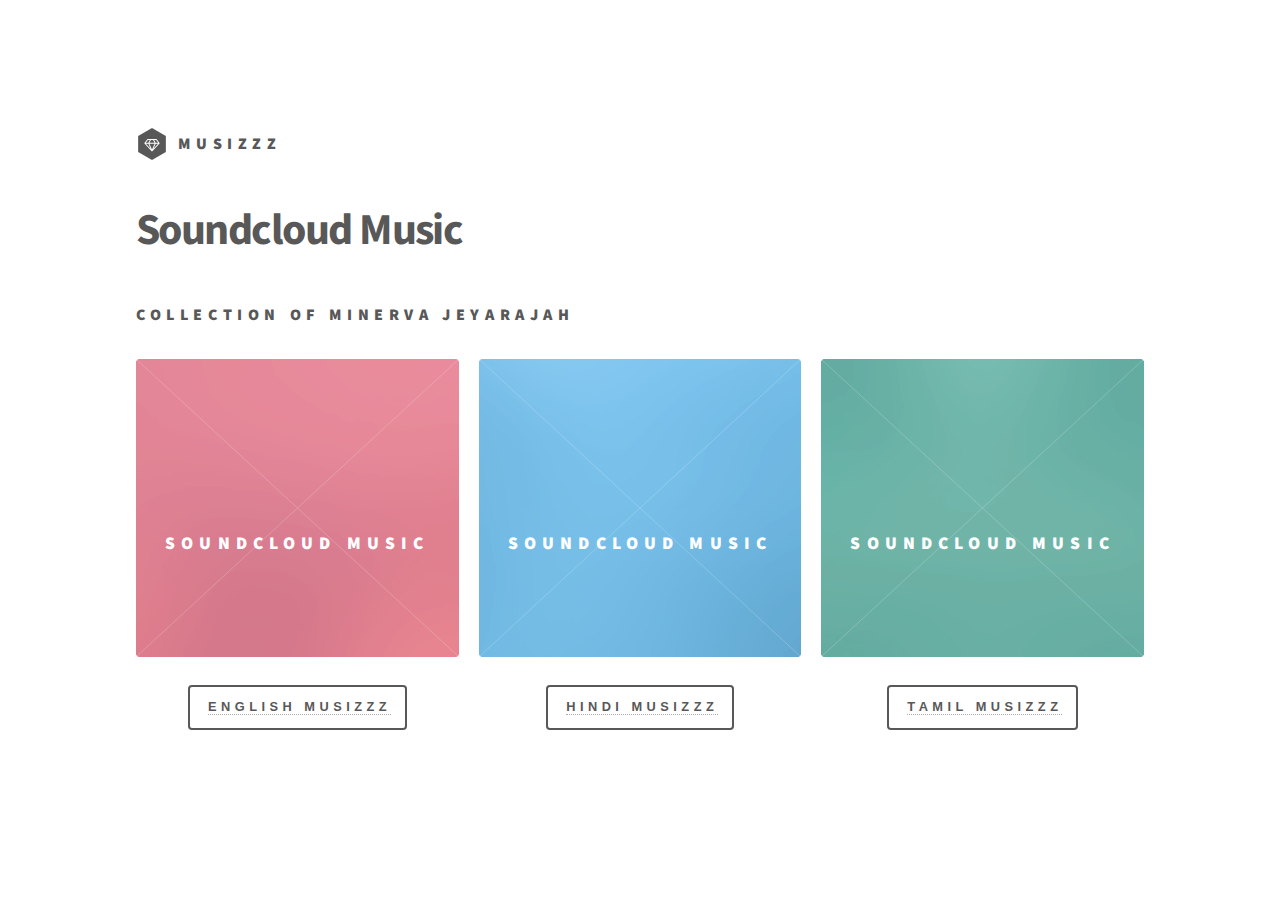
<file: index.html>
<!DOCTYPE HTML>
<!--
	Phantom by HTML5 UP
	html5up.net | @ajlkn
	Free for personal and commercial use under the CCA 3.0 license (html5up.net/license)
-->
<html>
	<head>
		<title>Soundcloud Music App</title>
		<meta charset="utf-8" />
		<meta name="viewport" content="width=device-width, initial-scale=1" />
		<!--[if lte IE 8]><script src="assets/js/ie/html5shiv.js"></script><![endif]-->
		<link rel="stylesheet" href="assets/css/main.css" />
		<script src="//connect.soundcloud.com/sdk.js"></script>
		<script
						src="https://code.jquery.com/jquery-3.2.1.js"
						integrity="sha256-DZAnKJ/6XZ9si04Hgrsxu/8s717jcIzLy3oi35EouyE="
		crossorigin="anonymous"></script>
		<!--[if lte IE 9]><link rel="stylesheet" href="assets/css/ie9.css" /><![endif]-->
		<!--[if lte IE 8]><link rel="stylesheet" href="assets/css/ie8.css" /><![endif]-->
    <script src="JS/main.js"></script>
	</head>
	<body>
		<!-- Wrapper -->
			<div id="wrapper">

				<!-- Header -->
					<header id="header">
						<div class="inner">

							<!-- Logo -->
								<a href="index.html" class="logo">
									<span class="symbol"><img src="images/logo.svg" alt="" /></span><span class="title">Musizzz</span>
								</a>

							<!-- Nav -->
								<!-- <nav>
									<ul>
										<li><a href="#menu">Menu</a></li>
									</ul>
								</nav> -->

						</div>
					</header>

				<!-- Menu -->

					<!-- <nav id="menu">
						<h2>Menu</h2>
						<ul>
							<li><a href="index.html">Home</a></li>
							<li><a href="generic.html">Ipsum veroeros</a></li>
							<li><a href="generic.html">Tempus etiam</a></li> -->
							<!-- <li><a href="generic.html">Consequat dolor</a></li> -->
							<!-- <li><a href="elements.html">Elements</a></li> -->
						<!-- </ul> -->
					<!-- </nav> -->


				<!-- Main -->
					<div id="main">
						<div class="inner">
							<header>
								<h1>Soundcloud Music<br />
								</h1><h3>Collection Of Minerva Jeyarajah
								</h3>

							</header>
							<section class="tiles">
								<article class="style1">
									<span class="image">
										<img src="images/pic01.jpg" alt="" />
									</span>
									<a href="english.html">
									<h2>Soundcloud Music</h2>
									<div class="content">

<br><center>
										<button type="button" name="button">
											<a href="english.html">
											English Musizzz
										</a>
										</button>
									</a></center>
								</article>

								<article class="style2">
									<span class="image">
										<img src="images/pic02.jpg" alt="" />
									</span>
									<a href="hindi.html">
									<h2>Soundcloud Music</h2>
									<div class="content">
<br><center>
										<button type="button" name="button">
											<a href="hindi.html">
													Hindi Musizzz
										</a></center>
										</button>
									</a>
								</div>
								</article>



								<article class="style3">
									<span class="image">
										<img src="images/pic03.jpg" alt="" />
									</span>
									<a href="tamil.html">
										<h2>Soundcloud Music</h2>
										<div class="content">
<br><center>
											<button type="button" name="button">
												<a href="tamil.html">
												Tamil Musizzz
											</a></center>
											</button>
														<!-- <button type="button" name="button" id="stop3">Stop</button> -->
										</div>
									</a>
								</article>

				<!-- Footer -->
					 <!-- <footer id="footer">
						<div class="inner">
							<section>
								<h2>Follow</h2>
								<ul class="icons">
									<li><a href="#" class="icon style2 fa-twitter"><span class="label">Twitter</span></a></li>
									<li><a href="#" class="icon style2 fa-facebook"><span class="label">Facebook</span></a></li>
									<li><a href="#" class="icon style2 fa-instagram"><span class="label">Instagram</span></a></li>
									<li><a href="#" class="icon style2 fa-dribbble"><span class="label">Dribbble</span></a></li>
									<li><a href="#" class="icon style2 fa-github"><span class="label">GitHub</span></a></li>

								</ul>
							</section>
							<ul class="copyright">
								<li>&copy; Untitled. All rights reserved</li><li>Design: Minerva.J <a href="http://html5up.net">HTML5 UP</a></li>
							</ul>
						</div>
					</footer> -->

			</div>

		<!-- Scripts -->
			<script src="assets/js/jquery.min.js"></script>
			<script src="assets/js/skel.min.js"></script>
			<script src="assets/js/util.js"></script>
			<!--[if lte IE 8]><script src="assets/js/ie/respond.min.js"></script><![endif]-->
			<script src="assets/js/main.js"></script>

	</body>
</html>
</file>
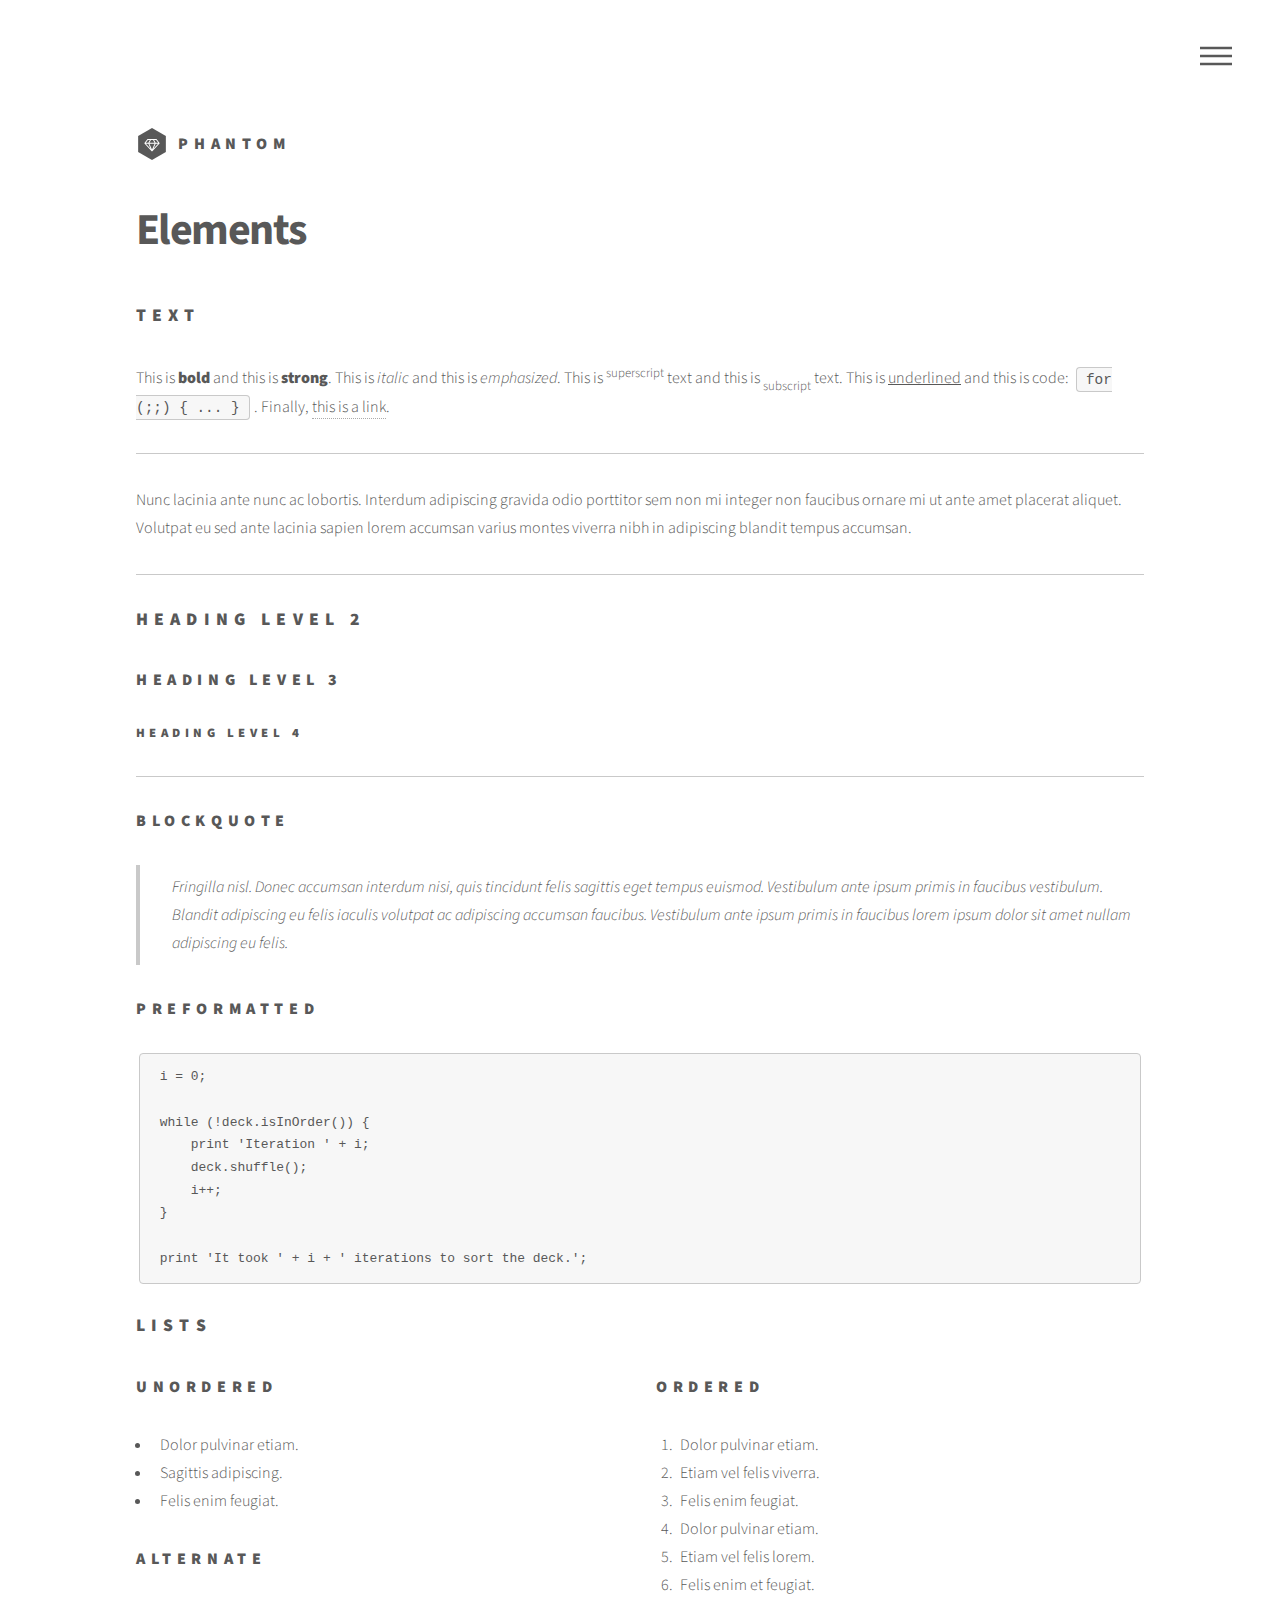
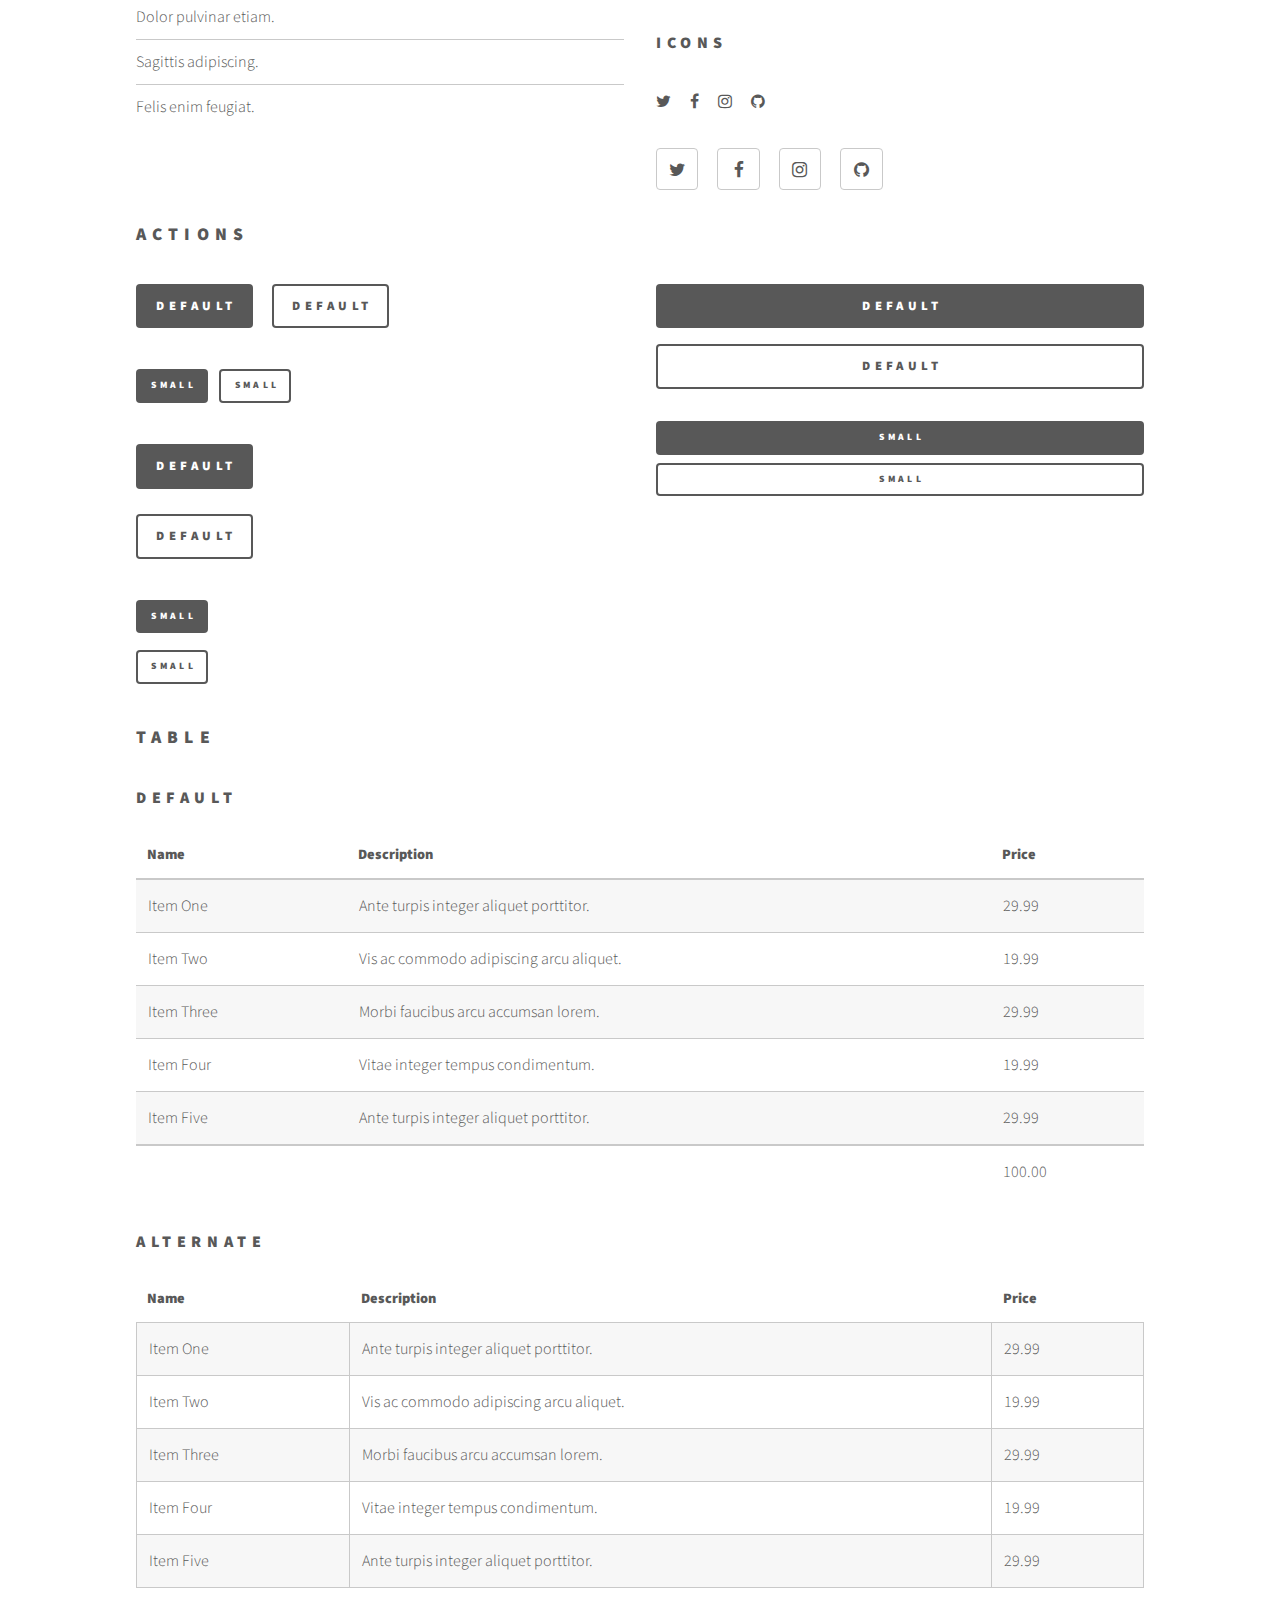
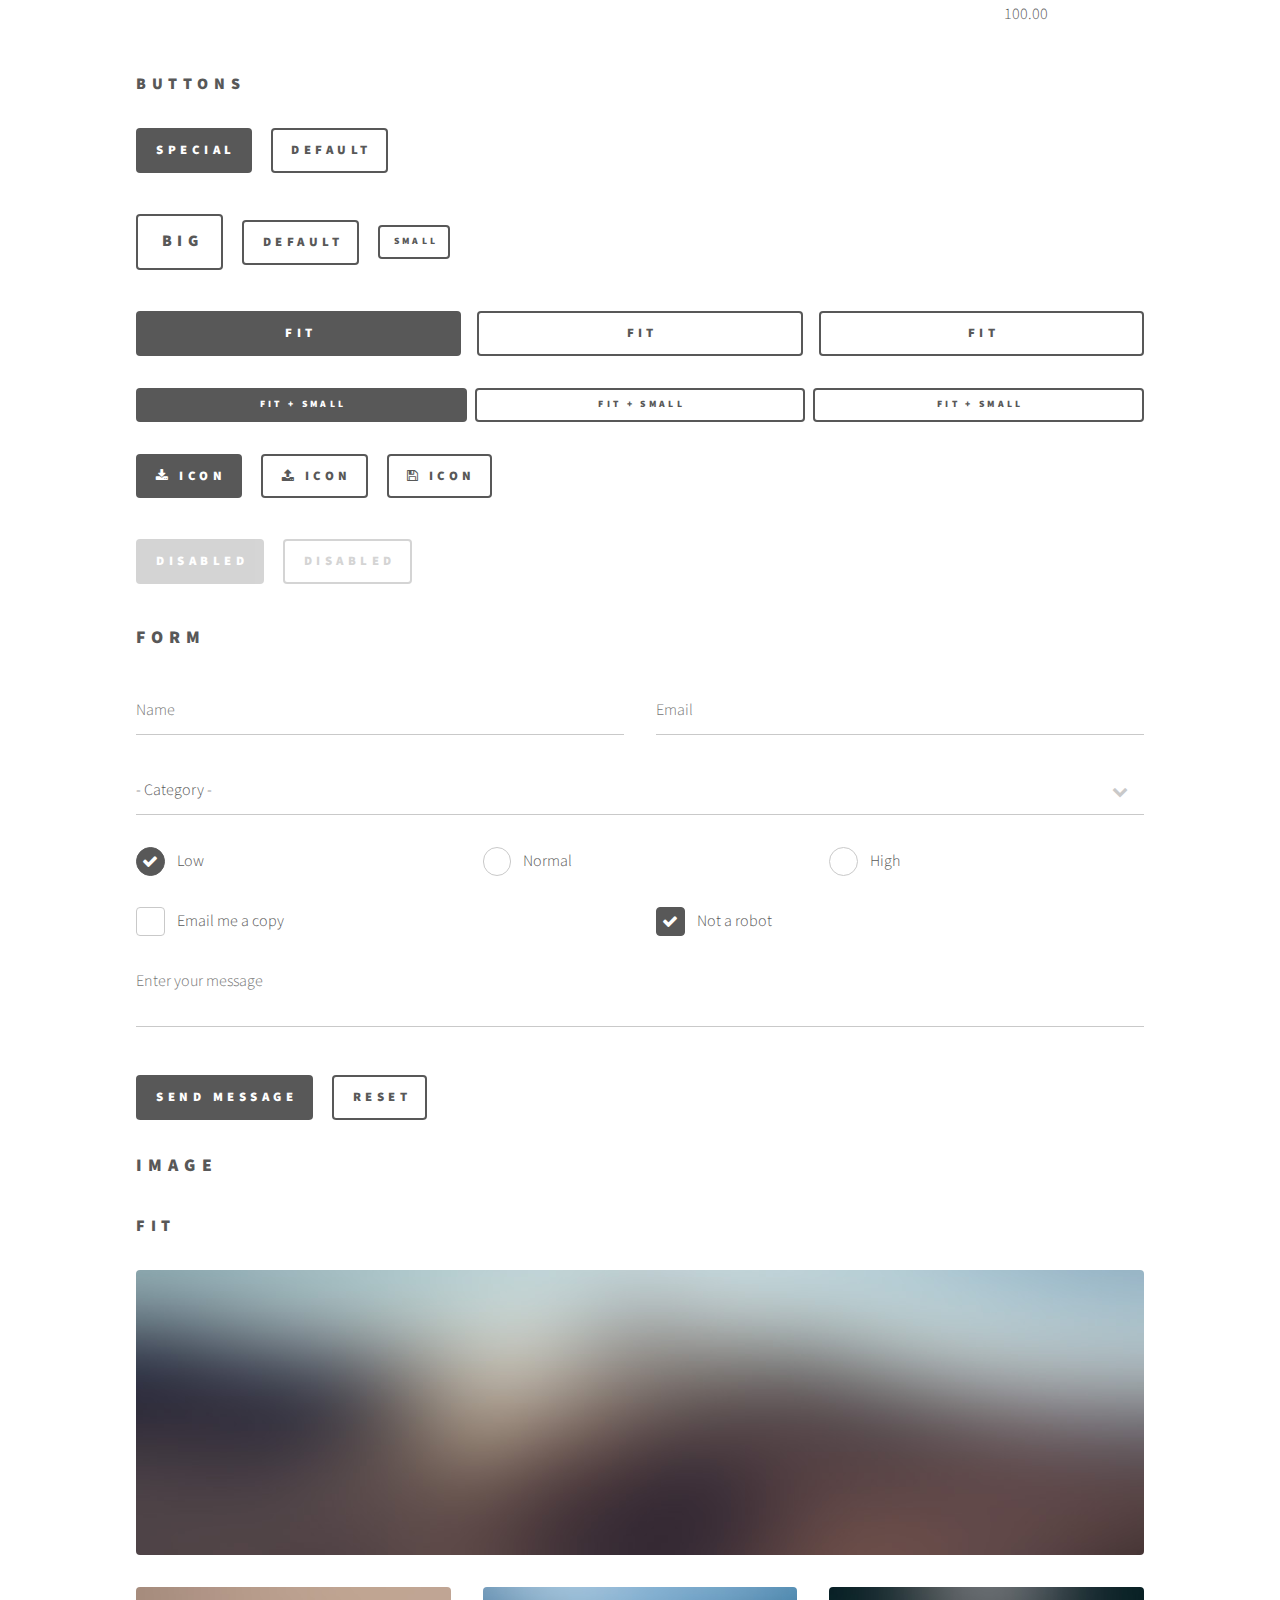
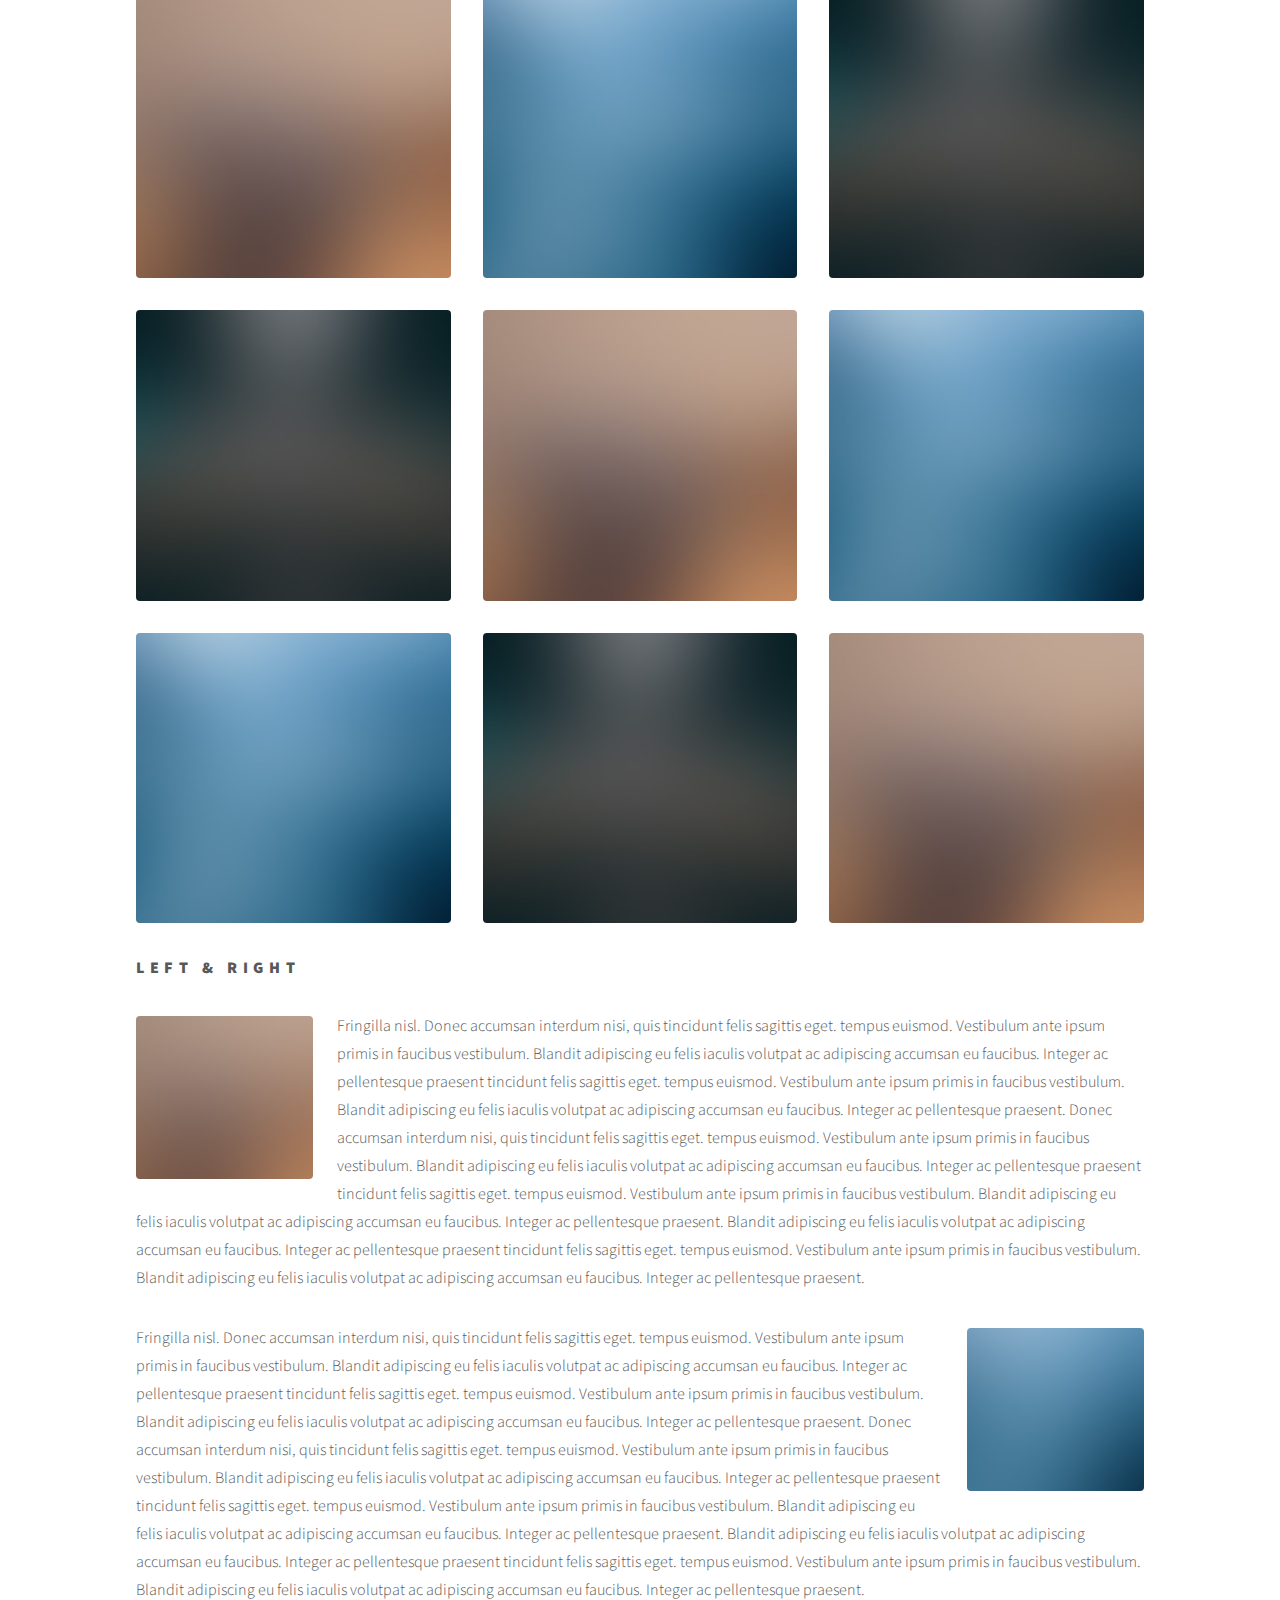
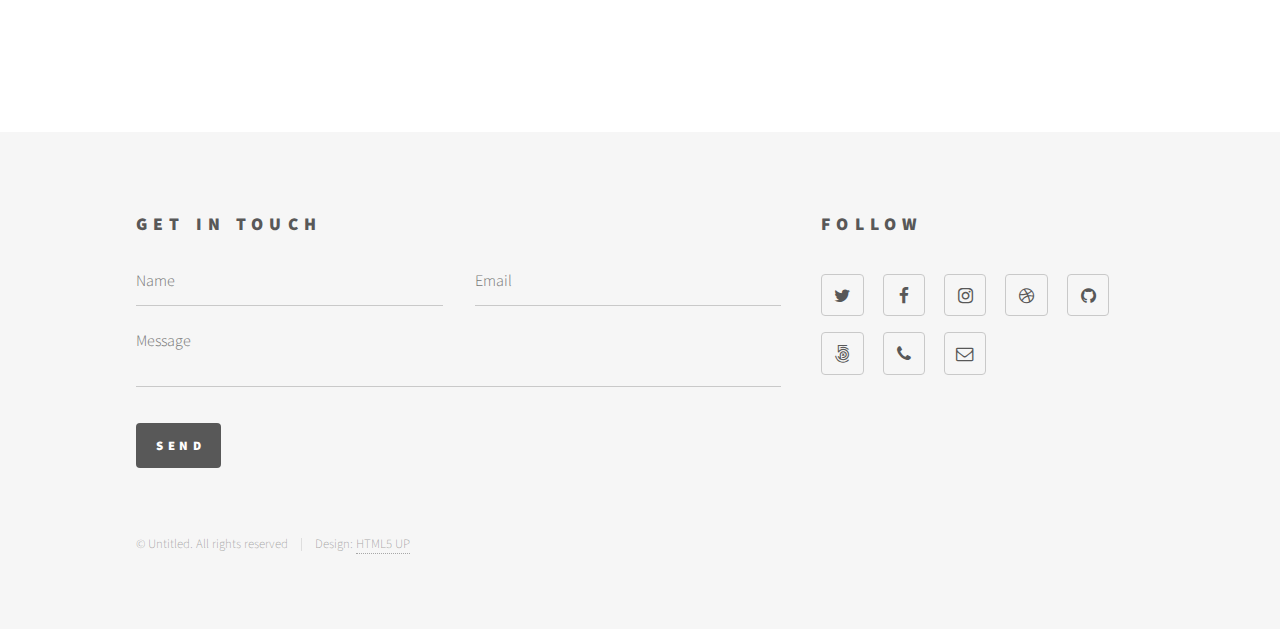
<file: elements.html>
<!DOCTYPE HTML>
<!--
	Phantom by HTML5 UP
	html5up.net | @ajlkn
	Free for personal and commercial use under the CCA 3.0 license (html5up.net/license)
-->
<html>
	<head>
		<title>Elements - Phantom by HTML5 UP</title>
		<meta charset="utf-8" />
		<meta name="viewport" content="width=device-width, initial-scale=1" />
		<!--[if lte IE 8]><script src="assets/js/ie/html5shiv.js"></script><![endif]-->
		<link rel="stylesheet" href="assets/css/main.css" />
		<!--[if lte IE 9]><link rel="stylesheet" href="assets/css/ie9.css" /><![endif]-->
		<!--[if lte IE 8]><link rel="stylesheet" href="assets/css/ie8.css" /><![endif]-->
	</head>
	<body>
		<!-- Wrapper -->
			<div id="wrapper">

				<!-- Header -->
					<header id="header">
						<div class="inner">

							<!-- Logo -->
								<a href="index.html" class="logo">
									<span class="symbol"><img src="images/logo.svg" alt="" /></span><span class="title">Phantom</span>
								</a>

							<!-- Nav -->
								<nav>
									<ul>
										<li><a href="#menu">Menu</a></li>
									</ul>
								</nav>

						</div>
					</header>

				<!-- Menu -->
					<nav id="menu">
						<h2>Menu</h2>
						<ul>
							<li><a href="index.html">Home</a></li>
							<li><a href="generic.html">Ipsum veroeros</a></li>
							<li><a href="generic.html">Tempus etiam</a></li>
							<li><a href="generic.html">Consequat dolor</a></li>
							<li><a href="elements.html">Elements</a></li>
						</ul>
					</nav>

				<!-- Main -->
					<div id="main">
						<div class="inner">
							<h1>Elements</h1>

							<!-- Text -->
								<section>
									<h2>Text</h2>
									<p>This is <b>bold</b> and this is <strong>strong</strong>. This is <i>italic</i> and this is <em>emphasized</em>.
									This is <sup>superscript</sup> text and this is <sub>subscript</sub> text.
									This is <u>underlined</u> and this is code: <code>for (;;) { ... }</code>. Finally, <a href="#">this is a link</a>.</p>
									<hr />
									<p>Nunc lacinia ante nunc ac lobortis. Interdum adipiscing gravida odio porttitor sem non mi integer non faucibus ornare mi ut ante amet placerat aliquet. Volutpat eu sed ante lacinia sapien lorem accumsan varius montes viverra nibh in adipiscing blandit tempus accumsan.</p>
									<hr />
									<h2>Heading Level 2</h2>
									<h3>Heading Level 3</h3>
									<h4>Heading Level 4</h4>
									<hr />
									<h3>Blockquote</h3>
									<blockquote>Fringilla nisl. Donec accumsan interdum nisi, quis tincidunt felis sagittis eget tempus euismod. Vestibulum ante ipsum primis in faucibus vestibulum. Blandit adipiscing eu felis iaculis volutpat ac adipiscing accumsan faucibus. Vestibulum ante ipsum primis in faucibus lorem ipsum dolor sit amet nullam adipiscing eu felis.</blockquote>
									<h3>Preformatted</h3>
									<pre><code>i = 0;

while (!deck.isInOrder()) {
    print 'Iteration ' + i;
    deck.shuffle();
    i++;
}

print 'It took ' + i + ' iterations to sort the deck.';</code></pre>
								</section>

							<!-- Lists -->
								<section>
									<h2>Lists</h2>
									<div class="row">
										<div class="6u 12u$(medium)">
											<h3>Unordered</h3>
											<ul>
												<li>Dolor pulvinar etiam.</li>
												<li>Sagittis adipiscing.</li>
												<li>Felis enim feugiat.</li>
											</ul>
											<h3>Alternate</h3>
											<ul class="alt">
												<li>Dolor pulvinar etiam.</li>
												<li>Sagittis adipiscing.</li>
												<li>Felis enim feugiat.</li>
											</ul>
										</div>
										<div class="6u$ 12u$(medium)">
											<h3>Ordered</h3>
											<ol>
												<li>Dolor pulvinar etiam.</li>
												<li>Etiam vel felis viverra.</li>
												<li>Felis enim feugiat.</li>
												<li>Dolor pulvinar etiam.</li>
												<li>Etiam vel felis lorem.</li>
												<li>Felis enim et feugiat.</li>
											</ol>
											<h3>Icons</h3>
											<ul class="icons">
												<li><a href="#" class="icon style1 fa-twitter"><span class="label">Twitter</span></a></li>
												<li><a href="#" class="icon style1 fa-facebook"><span class="label">Facebook</span></a></li>
												<li><a href="#" class="icon style1 fa-instagram"><span class="label">Instagram</span></a></li>
												<li><a href="#" class="icon style1 fa-github"><span class="label">Github</span></a></li>
											</ul>
											<ul class="icons">
												<li><a href="#" class="icon style2 fa-twitter"><span class="label">Twitter</span></a></li>
												<li><a href="#" class="icon style2 fa-facebook"><span class="label">Facebook</span></a></li>
												<li><a href="#" class="icon style2 fa-instagram"><span class="label">Instagram</span></a></li>
												<li><a href="#" class="icon style2 fa-github"><span class="label">Github</span></a></li>
											</ul>
										</div>
									</div>
									<h2>Actions</h2>
									<div class="row">
										<div class="6u 12u$(medium)">
											<ul class="actions">
												<li><a href="#" class="button special">Default</a></li>
												<li><a href="#" class="button">Default</a></li>
											</ul>
											<ul class="actions small">
												<li><a href="#" class="button special small">Small</a></li>
												<li><a href="#" class="button small">Small</a></li>
											</ul>
											<ul class="actions vertical">
												<li><a href="#" class="button special">Default</a></li>
												<li><a href="#" class="button">Default</a></li>
											</ul>
											<ul class="actions vertical small">
												<li><a href="#" class="button special small">Small</a></li>
												<li><a href="#" class="button small">Small</a></li>
											</ul>
										</div>
										<div class="6u 12u$(medium)">
											<ul class="actions vertical">
												<li><a href="#" class="button special fit">Default</a></li>
												<li><a href="#" class="button fit">Default</a></li>
											</ul>
											<ul class="actions vertical small">
												<li><a href="#" class="button special small fit">Small</a></li>
												<li><a href="#" class="button small fit">Small</a></li>
											</ul>
										</div>
									</div>
								</section>

							<!-- Table -->
								<section>
									<h2>Table</h2>
									<h3>Default</h3>
									<div class="table-wrapper">
										<table>
											<thead>
												<tr>
													<th>Name</th>
													<th>Description</th>
													<th>Price</th>
												</tr>
											</thead>
											<tbody>
												<tr>
													<td>Item One</td>
													<td>Ante turpis integer aliquet porttitor.</td>
													<td>29.99</td>
												</tr>
												<tr>
													<td>Item Two</td>
													<td>Vis ac commodo adipiscing arcu aliquet.</td>
													<td>19.99</td>
												</tr>
												<tr>
													<td>Item Three</td>
													<td> Morbi faucibus arcu accumsan lorem.</td>
													<td>29.99</td>
												</tr>
												<tr>
													<td>Item Four</td>
													<td>Vitae integer tempus condimentum.</td>
													<td>19.99</td>
												</tr>
												<tr>
													<td>Item Five</td>
													<td>Ante turpis integer aliquet porttitor.</td>
													<td>29.99</td>
												</tr>
											</tbody>
											<tfoot>
												<tr>
													<td colspan="2"></td>
													<td>100.00</td>
												</tr>
											</tfoot>
										</table>
									</div>

									<h3>Alternate</h3>
									<div class="table-wrapper">
										<table class="alt">
											<thead>
												<tr>
													<th>Name</th>
													<th>Description</th>
													<th>Price</th>
												</tr>
											</thead>
											<tbody>
												<tr>
													<td>Item One</td>
													<td>Ante turpis integer aliquet porttitor.</td>
													<td>29.99</td>
												</tr>
												<tr>
													<td>Item Two</td>
													<td>Vis ac commodo adipiscing arcu aliquet.</td>
													<td>19.99</td>
												</tr>
												<tr>
													<td>Item Three</td>
													<td> Morbi faucibus arcu accumsan lorem.</td>
													<td>29.99</td>
												</tr>
												<tr>
													<td>Item Four</td>
													<td>Vitae integer tempus condimentum.</td>
													<td>19.99</td>
												</tr>
												<tr>
													<td>Item Five</td>
													<td>Ante turpis integer aliquet porttitor.</td>
													<td>29.99</td>
												</tr>
											</tbody>
											<tfoot>
												<tr>
													<td colspan="2"></td>
													<td>100.00</td>
												</tr>
											</tfoot>
										</table>
									</div>
								</section>

							<!-- Buttons -->
								<section>
									<h3>Buttons</h3>
									<ul class="actions">
										<li><a href="#" class="button special">Special</a></li>
										<li><a href="#" class="button">Default</a></li>
									</ul>
									<ul class="actions">
										<li><a href="#" class="button big">Big</a></li>
										<li><a href="#" class="button">Default</a></li>
										<li><a href="#" class="button small">Small</a></li>
									</ul>
									<ul class="actions fit">
										<li><a href="#" class="button special fit">Fit</a></li>
										<li><a href="#" class="button fit">Fit</a></li>
										<li><a href="#" class="button fit">Fit</a></li>
									</ul>
									<ul class="actions fit small">
										<li><a href="#" class="button special fit small">Fit + Small</a></li>
										<li><a href="#" class="button fit small">Fit + Small</a></li>
										<li><a href="#" class="button fit small">Fit + Small</a></li>
									</ul>
									<ul class="actions">
										<li><a href="#" class="button special icon fa-download">Icon</a></li>
										<li><a href="#" class="button icon fa-upload">Icon</a></li>
										<li><a href="#" class="button icon fa-save">Icon</a></li>
									</ul>
									<ul class="actions">
										<li><span class="button special disabled">Disabled</span></li>
										<li><span class="button disabled">Disabled</span></li>
									</ul>
								</section>

							<!-- Form -->
								<section>
									<h2>Form</h2>
									<form method="post" action="#">
										<div class="row uniform">
											<div class="6u 12u$(xsmall)">
												<input type="text" name="demo-name" id="demo-name" value="" placeholder="Name" />
											</div>
											<div class="6u$ 12u$(xsmall)">
												<input type="email" name="demo-email" id="demo-email" value="" placeholder="Email" />
											</div>
											<div class="12u$">
												<div class="select-wrapper">
													<select name="demo-category" id="demo-category">
														<option value="">- Category -</option>
														<option value="1">Manufacturing</option>
														<option value="1">Shipping</option>
														<option value="1">Administration</option>
														<option value="1">Human Resources</option>
													</select>
												</div>
											</div>
											<div class="4u 12u$(small)">
												<input type="radio" id="demo-priority-low" name="demo-priority" checked>
												<label for="demo-priority-low">Low</label>
											</div>
											<div class="4u 12u$(small)">
												<input type="radio" id="demo-priority-normal" name="demo-priority">
												<label for="demo-priority-normal">Normal</label>
											</div>
											<div class="4u$ 12u$(small)">
												<input type="radio" id="demo-priority-high" name="demo-priority">
												<label for="demo-priority-high">High</label>
											</div>
											<div class="6u 12u$(small)">
												<input type="checkbox" id="demo-copy" name="demo-copy">
												<label for="demo-copy">Email me a copy</label>
											</div>
											<div class="6u$ 12u$(small)">
												<input type="checkbox" id="demo-human" name="demo-human" checked>
												<label for="demo-human">Not a robot</label>
											</div>
											<div class="12u$">
												<textarea name="demo-message" id="demo-message" placeholder="Enter your message" rows="6"></textarea>
											</div>
											<div class="12u$">
												<ul class="actions">
													<li><input type="submit" value="Send Message" class="special" /></li>
													<li><input type="reset" value="Reset" /></li>
												</ul>
											</div>
										</div>
									</form>
								</section>

							<!-- Image -->
								<section>
									<h2>Image</h2>
									<h3>Fit</h3>
									<div class="box alt">
										<div class="row uniform">
											<div class="12u$"><span class="image fit"><img src="images/pic13.jpg" alt="" /></span></div>
											<div class="4u"><span class="image fit"><img src="images/pic01.jpg" alt="" /></span></div>
											<div class="4u"><span class="image fit"><img src="images/pic02.jpg" alt="" /></span></div>
											<div class="4u$"><span class="image fit"><img src="images/pic03.jpg" alt="" /></span></div>
											<div class="4u"><span class="image fit"><img src="images/pic03.jpg" alt="" /></span></div>
											<div class="4u"><span class="image fit"><img src="images/pic01.jpg" alt="" /></span></div>
											<div class="4u$"><span class="image fit"><img src="images/pic02.jpg" alt="" /></span></div>
											<div class="4u"><span class="image fit"><img src="images/pic02.jpg" alt="" /></span></div>
											<div class="4u"><span class="image fit"><img src="images/pic03.jpg" alt="" /></span></div>
											<div class="4u$"><span class="image fit"><img src="images/pic01.jpg" alt="" /></span></div>
										</div>
									</div>
									<h3>Left &amp; Right</h3>
									<p><span class="image left"><img src="images/pic14.jpg" alt="" /></span>Fringilla nisl. Donec accumsan interdum nisi, quis tincidunt felis sagittis eget. tempus euismod. Vestibulum ante ipsum primis in faucibus vestibulum. Blandit adipiscing eu felis iaculis volutpat ac adipiscing accumsan eu faucibus. Integer ac pellentesque praesent tincidunt felis sagittis eget. tempus euismod. Vestibulum ante ipsum primis in faucibus vestibulum. Blandit adipiscing eu felis iaculis volutpat ac adipiscing accumsan eu faucibus. Integer ac pellentesque praesent. Donec accumsan interdum nisi, quis tincidunt felis sagittis eget. tempus euismod. Vestibulum ante ipsum primis in faucibus vestibulum. Blandit adipiscing eu felis iaculis volutpat ac adipiscing accumsan eu faucibus. Integer ac pellentesque praesent tincidunt felis sagittis eget. tempus euismod. Vestibulum ante ipsum primis in faucibus vestibulum. Blandit adipiscing eu felis iaculis volutpat ac adipiscing accumsan eu faucibus. Integer ac pellentesque praesent. Blandit adipiscing eu felis iaculis volutpat ac adipiscing accumsan eu faucibus. Integer ac pellentesque praesent tincidunt felis sagittis eget. tempus euismod. Vestibulum ante ipsum primis in faucibus vestibulum. Blandit adipiscing eu felis iaculis volutpat ac adipiscing accumsan eu faucibus. Integer ac pellentesque praesent.</p>
									<p><span class="image right"><img src="images/pic15.jpg" alt="" /></span>Fringilla nisl. Donec accumsan interdum nisi, quis tincidunt felis sagittis eget. tempus euismod. Vestibulum ante ipsum primis in faucibus vestibulum. Blandit adipiscing eu felis iaculis volutpat ac adipiscing accumsan eu faucibus. Integer ac pellentesque praesent tincidunt felis sagittis eget. tempus euismod. Vestibulum ante ipsum primis in faucibus vestibulum. Blandit adipiscing eu felis iaculis volutpat ac adipiscing accumsan eu faucibus. Integer ac pellentesque praesent. Donec accumsan interdum nisi, quis tincidunt felis sagittis eget. tempus euismod. Vestibulum ante ipsum primis in faucibus vestibulum. Blandit adipiscing eu felis iaculis volutpat ac adipiscing accumsan eu faucibus. Integer ac pellentesque praesent tincidunt felis sagittis eget. tempus euismod. Vestibulum ante ipsum primis in faucibus vestibulum. Blandit adipiscing eu felis iaculis volutpat ac adipiscing accumsan eu faucibus. Integer ac pellentesque praesent. Blandit adipiscing eu felis iaculis volutpat ac adipiscing accumsan eu faucibus. Integer ac pellentesque praesent tincidunt felis sagittis eget. tempus euismod. Vestibulum ante ipsum primis in faucibus vestibulum. Blandit adipiscing eu felis iaculis volutpat ac adipiscing accumsan eu faucibus. Integer ac pellentesque praesent.</p>
								</section>

						</div>
					</div>

				<!-- Footer -->
					<footer id="footer">
						<div class="inner">
							<section>
								<h2>Get in touch</h2>
								<form method="post" action="#">
									<div class="field half first">
										<input type="text" name="name" id="name" placeholder="Name" />
									</div>
									<div class="field half">
										<input type="email" name="email" id="email" placeholder="Email" />
									</div>
									<div class="field">
										<textarea name="message" id="message" placeholder="Message"></textarea>
									</div>
									<ul class="actions">
										<li><input type="submit" value="Send" class="special" /></li>
									</ul>
								</form>
							</section>
							<section>
								<h2>Follow</h2>
								<ul class="icons">
									<li><a href="#" class="icon style2 fa-twitter"><span class="label">Twitter</span></a></li>
									<li><a href="#" class="icon style2 fa-facebook"><span class="label">Facebook</span></a></li>
									<li><a href="#" class="icon style2 fa-instagram"><span class="label">Instagram</span></a></li>
									<li><a href="#" class="icon style2 fa-dribbble"><span class="label">Dribbble</span></a></li>
									<li><a href="#" class="icon style2 fa-github"><span class="label">GitHub</span></a></li>
									<li><a href="#" class="icon style2 fa-500px"><span class="label">500px</span></a></li>
									<li><a href="#" class="icon style2 fa-phone"><span class="label">Phone</span></a></li>
									<li><a href="#" class="icon style2 fa-envelope-o"><span class="label">Email</span></a></li>
								</ul>
							</section>
							<ul class="copyright">
								<li>&copy; Untitled. All rights reserved</li><li>Design: <a href="http://html5up.net">HTML5 UP</a></li>
							</ul>
						</div>
					</footer>

			</div>

		<!-- Scripts -->
			<script src="assets/js/jquery.min.js"></script>
			<script src="assets/js/skel.min.js"></script>
			<script src="assets/js/util.js"></script>
			<!--[if lte IE 8]><script src="assets/js/ie/respond.min.js"></script><![endif]-->
			<script src="assets/js/main.js"></script>

	</body>
</html>
</file>
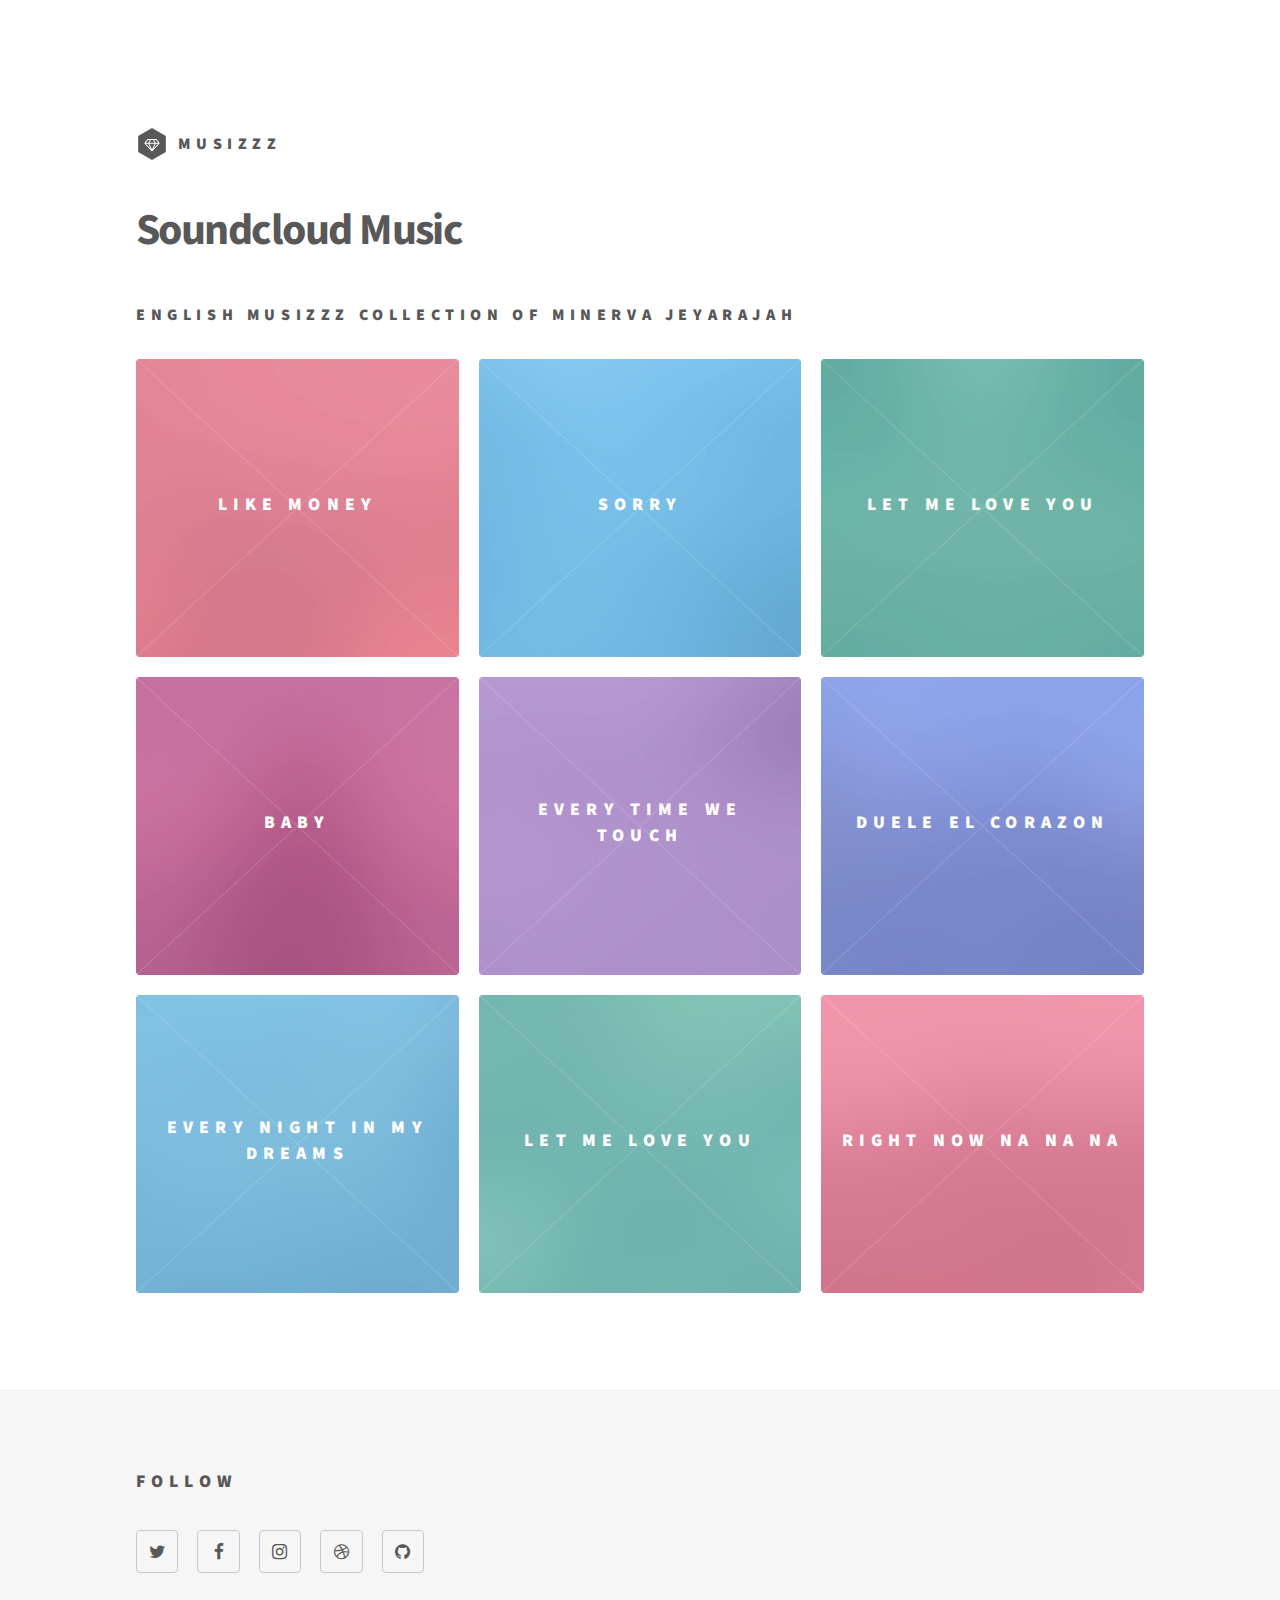
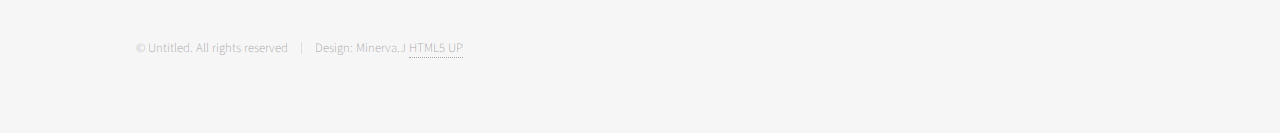
<file: english.html>
<!DOCTYPE HTML>
<!--
	Phantom by HTML5 UP
	html5up.net | @ajlkn
	Free for personal and commercial use under the CCA 3.0 license (html5up.net/license)
-->
<html>
	<head>
		<title>Soundcloud Music App</title>
		<meta charset="utf-8" />
		<meta name="viewport" content="width=device-width, initial-scale=1" />
		<!--[if lte IE 8]><script src="assets/js/ie/html5shiv.js"></script><![endif]-->
		<link rel="stylesheet" href="assets/css/main.css" />
		<script src="//connect.soundcloud.com/sdk.js"></script>
		<script
						src="https://code.jquery.com/jquery-3.2.1.js"
						integrity="sha256-DZAnKJ/6XZ9si04Hgrsxu/8s717jcIzLy3oi35EouyE="
		crossorigin="anonymous"></script>
		<!--[if lte IE 9]><link rel="stylesheet" href="assets/css/ie9.css" /><![endif]-->
		<!--[if lte IE 8]><link rel="stylesheet" href="assets/css/ie8.css" /><![endif]-->
    <script src="JS/main.js"></script>
	</head>
	<body>
		<!-- Wrapper -->
			<div id="wrapper">

				<!-- Header -->
					<header id="header">
						<div class="inner">

							<!-- Logo -->
								<a href="index.html" class="logo">
									<span class="symbol"><img src="images/logo.svg" alt="" /></span><span class="title">Musizzz</span>
								</a>

							<!-- Nav -->
								<!-- <nav>
									<ul>
										<li><a href="#menu">Menu</a></li>
									</ul>
								</nav> -->

						</div>
					</header>

				<!-- Menu -->

					<!-- <nav id="menu">
						<h2>Menu</h2>
						<ul>
							<li><a href="index.html">Home</a></li>
							<li><a href="generic.html">Ipsum veroeros</a></li>
							<li><a href="generic.html">Tempus etiam</a></li> -->
							<!-- <li><a href="generic.html">Consequat dolor</a></li> -->
							<!-- <li><a href="elements.html">Elements</a></li> -->
						<!-- </ul> -->
					<!-- </nav> -->


				<!-- Main -->
					<div id="main">
						<div class="inner">
							<header>
								<h1>Soundcloud Music<br />
								</h1><h3>English Musizzz Collection Of Minerva Jeyarajah
								</h3>

							</header>
							<section class="tiles">
								<article class="style1">
									<span class="image">
										<img src="images/pic01.jpg" alt="" />
									</span>
									<a href="#">
										<h2>Like Money</h2>
										<div class="content">
											<p>Soundcloud Music</p>
											<button type="button" name="button" id="start1">Start</button>
														<button type="button" name="button" id="stop1">Stop</button>
										</div>
									</a>
								</article>

								<article class="style2">
									<span class="image">
										<img src="images/pic02.jpg" alt="" />
									</span>
									<a href="#">
										<h2>Sorry</h2>
										<div class="content">
											<p>Soundcloud Music</p>
											<button type="button" name="button" id="start2">Start</button>
														<button type="button" name="button" id="stop2">Stop</button>
										</div>
									</a>
								</article>

								<article class="style3">
									<span class="image">
										<img src="images/pic03.jpg" alt="" />
									</span>
									<a href="#">
										<h2>Let Me Love You</h2>
										<div class="content">
											<p>Soundcloud Music</p>
											<button type="button" name="button" id="start3">Start</button>
														<button type="button" name="button" id="stop3">Stop</button>
										</div>
									</a>
								</article>

								<article class="style4">
									<span class="image">
										<img src="images/pic04.jpg" alt="" />
									</span>
									<a href="#">
										<h2>Baby</h2>
										<div class="content">
											<p>Soundcloud Music</p>
											<button type="button" name="button" id="start4">Start</button>
														<button type="button" name="button" id="stop4">Stop</button>
										</div>
									</a>
								</article>

								<article class="style5">
									<span class="image">
										<img src="images/pic05.jpg" alt="" />
									</span>
									<a href="#">
										<h2>Every Time We Touch</h2>
										<div class="content">
											<p>Soundcloud Music</p>
											<button type="button" name="button" id="start5">Start</button>
														<button type="button" name="button" id="stop5">Stop</button>
										</div>
									</a>
								</article>

								<article class="style6">
									<span class="image">
										<img src="images/pic06.jpg" alt="" />
									</span>
									<a href="#">
										<h2>Duele El Corazon</h2>
										<div class="content">
											<p>Soundcloud Music</p>
											<button type="button" name="button" id="start6">Start</button>
														<button type="button" name="button" id="stop6">Stop</button>
										</div>
									</a>
								</article>

								<article class="style2">
									<span class="image">
										<img src="images/pic07.jpg" alt="" />
									</span>
									<a href="#">
										<h2>Every Night In My Dreams</h2>
										<div class="content">
											<p>Soundcloud Music</p>
											<button type="button" name="button" id="start7">Start</button>
														<button type="button" name="button" id="stop7">Stop</button>
										</div>
									</a>
								</article>

								<article class="style3">
									<span class="image">
										<img src="images/pic08.jpg" alt="" />
									</span>
									<a href="#">
										<h2>Let Me Love You</h2>
										<div class="content">
											<p>Soundcloud Music</p>
											<button type="button" name="button" id="start8">Start</button>
														<button type="button" name="button" id="stop8">Stop</button>
										</div>
									</a>
								</article>

								<article class="style1">
									<span class="image">
										<img src="images/pic09.jpg" alt="" />
									</span>
									<a href="#">
										<h2>Right Now Na Na Na</h2>
										<div class="content">
											<p>Soundcloud Music</p>
											<button type="button" name="button" id="start9">Start</button>
														<button type="button" name="button" id="stop9">Stop</button>
										</div>
									</a>
								</article>

								<!-- <article class="style5">
									<span class="image">
										<img src="images/pic10.jpg" alt="" />
									</span>
									<a href="#">
										<h2>Right Now Na Na Na</h2>
										<div class="content">
											<p>Soundcloud Music</p>
											<button type="button" name="button" id="start10">Start</button>
														<button type="button" name="button" id="stop10">Stop</button>
										</div>
									</a>
								</article>

								<article class="style6">
									<span class="image">
										<img src="images/pic11.jpg" alt="" />
									</span>
									<a href="#">
										<h2>Right Now Na Na Na</h2>
										<div class="content">
											<p>Soundcloud Music</p>
											<button type="button" name="button" id="start11">Start</button>
														<button type="button" name="button" id="stop11">Stop</button>
										</div>
									</a>
								</article>

								<article class="style4">
									<span class="image">
										<img src="images/pic12.jpg" alt="" />
									</span>
									<a href="#">
										<h2>Right Now Na Na Na</h2>
										<div class="content">
											<p>Soundcloud Music</p>
											<button type="button" name="button" id="start12">Start</button>
														<button type="button" name="button" id="stop12">Stop</button>
										</div>
									</a>
								</article> -->

							</section>
						</div>
					</div>

				<!-- Footer -->
					<footer id="footer">
						<div class="inner">
							<section>
								<h2>Follow</h2>
								<ul class="icons">
									<li><a href="#" class="icon style2 fa-twitter"><span class="label">Twitter</span></a></li>
									<li><a href="#" class="icon style2 fa-facebook"><span class="label">Facebook</span></a></li>
									<li><a href="#" class="icon style2 fa-instagram"><span class="label">Instagram</span></a></li>
									<li><a href="#" class="icon style2 fa-dribbble"><span class="label">Dribbble</span></a></li>
									<li><a href="#" class="icon style2 fa-github"><span class="label">GitHub</span></a></li>

								</ul>
							</section>
							<ul class="copyright">
								<li>&copy; Untitled. All rights reserved</li><li>Design: Minerva.J <a href="http://html5up.net">HTML5 UP</a></li>
							</ul>
						</div>
					</footer>

			</div>

		<!-- Scripts -->
			<script src="assets/js/jquery.min.js"></script>
			<script src="assets/js/skel.min.js"></script>
			<script src="assets/js/util.js"></script>
			<!--[if lte IE 8]><script src="assets/js/ie/respond.min.js"></script><![endif]-->
			<script src="assets/js/main.js"></script>

	</body>
</html>
</file>
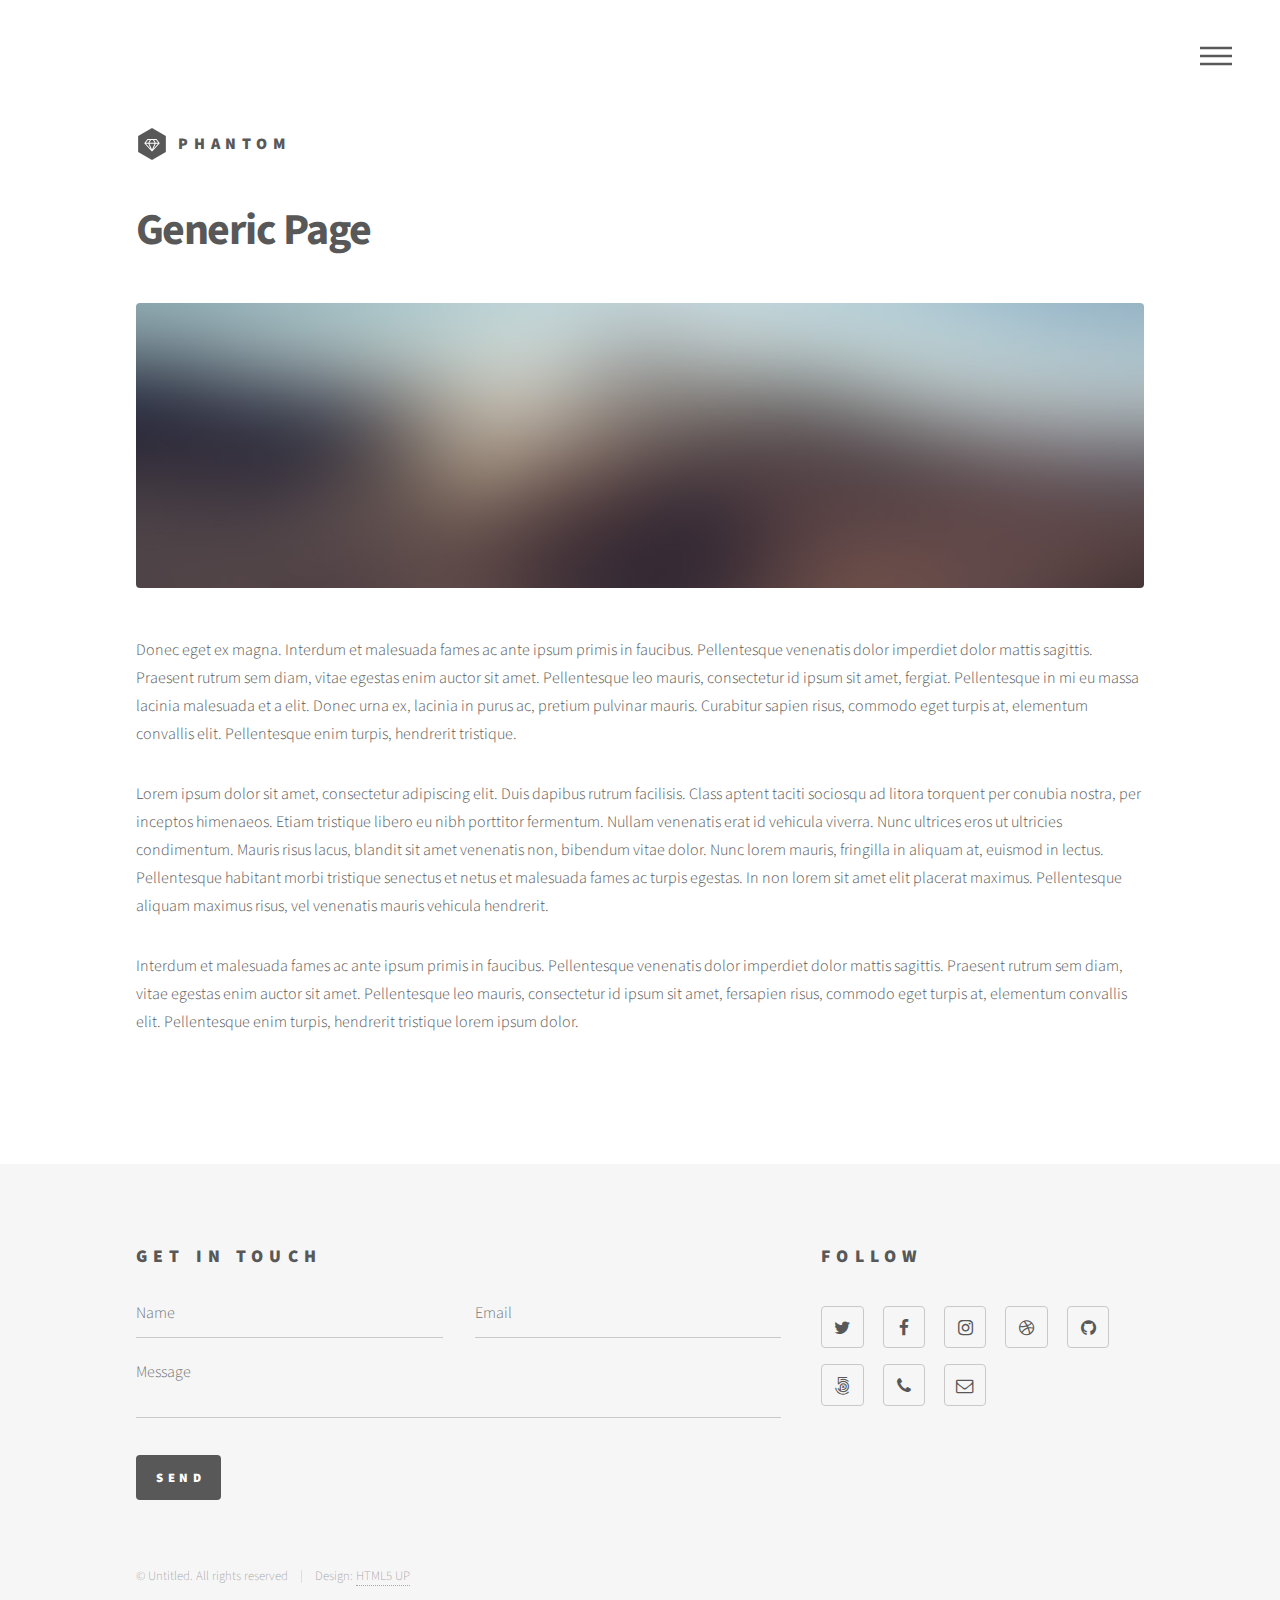
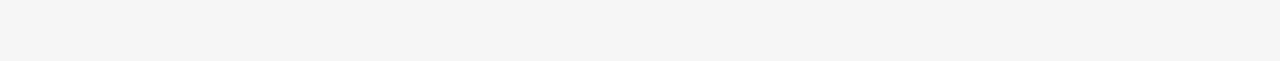
<file: generic.html>
<!DOCTYPE HTML>
<!--
	Phantom by HTML5 UP
	html5up.net | @ajlkn
	Free for personal and commercial use under the CCA 3.0 license (html5up.net/license)
-->
<html>
	<head>
		<title>Generic - Phantom by HTML5 UP</title>
		<meta charset="utf-8" />
		<meta name="viewport" content="width=device-width, initial-scale=1" />
		<!--[if lte IE 8]><script src="assets/js/ie/html5shiv.js"></script><![endif]-->
		<link rel="stylesheet" href="assets/css/main.css" />
		<!--[if lte IE 9]><link rel="stylesheet" href="assets/css/ie9.css" /><![endif]-->
		<!--[if lte IE 8]><link rel="stylesheet" href="assets/css/ie8.css" /><![endif]-->
	</head>
	<body>
		<!-- Wrapper -->
			<div id="wrapper">

				<!-- Header -->
					<header id="header">
						<div class="inner">

							<!-- Logo -->
								<a href="index.html" class="logo">
									<span class="symbol"><img src="images/logo.svg" alt="" /></span><span class="title">Phantom</span>
								</a>

							<!-- Nav -->
								<nav>
									<ul>
										<li><a href="#menu">Menu</a></li>
									</ul>
								</nav>

						</div>
					</header>

				<!-- Menu -->
					<nav id="menu">
						<h2>Menu</h2>
						<ul>
							<li><a href="index.html">Home</a></li>
							<li><a href="generic.html">Ipsum veroeros</a></li>
							<li><a href="generic.html">Tempus etiam</a></li>
							<li><a href="generic.html">Consequat dolor</a></li>
							<li><a href="elements.html">Elements</a></li>
						</ul>
					</nav>

				<!-- Main -->
					<div id="main">
						<div class="inner">
							<h1>Generic Page</h1>
							<span class="image main"><img src="images/pic13.jpg" alt="" /></span>
							<p>Donec eget ex magna. Interdum et malesuada fames ac ante ipsum primis in faucibus. Pellentesque venenatis dolor imperdiet dolor mattis sagittis. Praesent rutrum sem diam, vitae egestas enim auctor sit amet. Pellentesque leo mauris, consectetur id ipsum sit amet, fergiat. Pellentesque in mi eu massa lacinia malesuada et a elit. Donec urna ex, lacinia in purus ac, pretium pulvinar mauris. Curabitur sapien risus, commodo eget turpis at, elementum convallis elit. Pellentesque enim turpis, hendrerit tristique.</p>
							<p>Lorem ipsum dolor sit amet, consectetur adipiscing elit. Duis dapibus rutrum facilisis. Class aptent taciti sociosqu ad litora torquent per conubia nostra, per inceptos himenaeos. Etiam tristique libero eu nibh porttitor fermentum. Nullam venenatis erat id vehicula viverra. Nunc ultrices eros ut ultricies condimentum. Mauris risus lacus, blandit sit amet venenatis non, bibendum vitae dolor. Nunc lorem mauris, fringilla in aliquam at, euismod in lectus. Pellentesque habitant morbi tristique senectus et netus et malesuada fames ac turpis egestas. In non lorem sit amet elit placerat maximus. Pellentesque aliquam maximus risus, vel venenatis mauris vehicula hendrerit.</p>
							<p>Interdum et malesuada fames ac ante ipsum primis in faucibus. Pellentesque venenatis dolor imperdiet dolor mattis sagittis. Praesent rutrum sem diam, vitae egestas enim auctor sit amet. Pellentesque leo mauris, consectetur id ipsum sit amet, fersapien risus, commodo eget turpis at, elementum convallis elit. Pellentesque enim turpis, hendrerit tristique lorem ipsum dolor.</p>
						</div>
					</div>

				<!-- Footer -->
					<footer id="footer">
						<div class="inner">
							<section>
								<h2>Get in touch</h2>
								<form method="post" action="#">
									<div class="field half first">
										<input type="text" name="name" id="name" placeholder="Name" />
									</div>
									<div class="field half">
										<input type="email" name="email" id="email" placeholder="Email" />
									</div>
									<div class="field">
										<textarea name="message" id="message" placeholder="Message"></textarea>
									</div>
									<ul class="actions">
										<li><input type="submit" value="Send" class="special" /></li>
									</ul>
								</form>
							</section>
							<section>
								<h2>Follow</h2>
								<ul class="icons">
									<li><a href="#" class="icon style2 fa-twitter"><span class="label">Twitter</span></a></li>
									<li><a href="#" class="icon style2 fa-facebook"><span class="label">Facebook</span></a></li>
									<li><a href="#" class="icon style2 fa-instagram"><span class="label">Instagram</span></a></li>
									<li><a href="#" class="icon style2 fa-dribbble"><span class="label">Dribbble</span></a></li>
									<li><a href="#" class="icon style2 fa-github"><span class="label">GitHub</span></a></li>
									<li><a href="#" class="icon style2 fa-500px"><span class="label">500px</span></a></li>
									<li><a href="#" class="icon style2 fa-phone"><span class="label">Phone</span></a></li>
									<li><a href="#" class="icon style2 fa-envelope-o"><span class="label">Email</span></a></li>
								</ul>
							</section>
							<ul class="copyright">
								<li>&copy; Untitled. All rights reserved</li><li>Design: <a href="http://html5up.net">HTML5 UP</a></li>
							</ul>
						</div>
					</footer>

			</div>

		<!-- Scripts -->
			<script src="assets/js/jquery.min.js"></script>
			<script src="assets/js/skel.min.js"></script>
			<script src="assets/js/util.js"></script>
			<!--[if lte IE 8]><script src="assets/js/ie/respond.min.js"></script><![endif]-->
			<script src="assets/js/main.js"></script>

	</body>
</html>
</file>
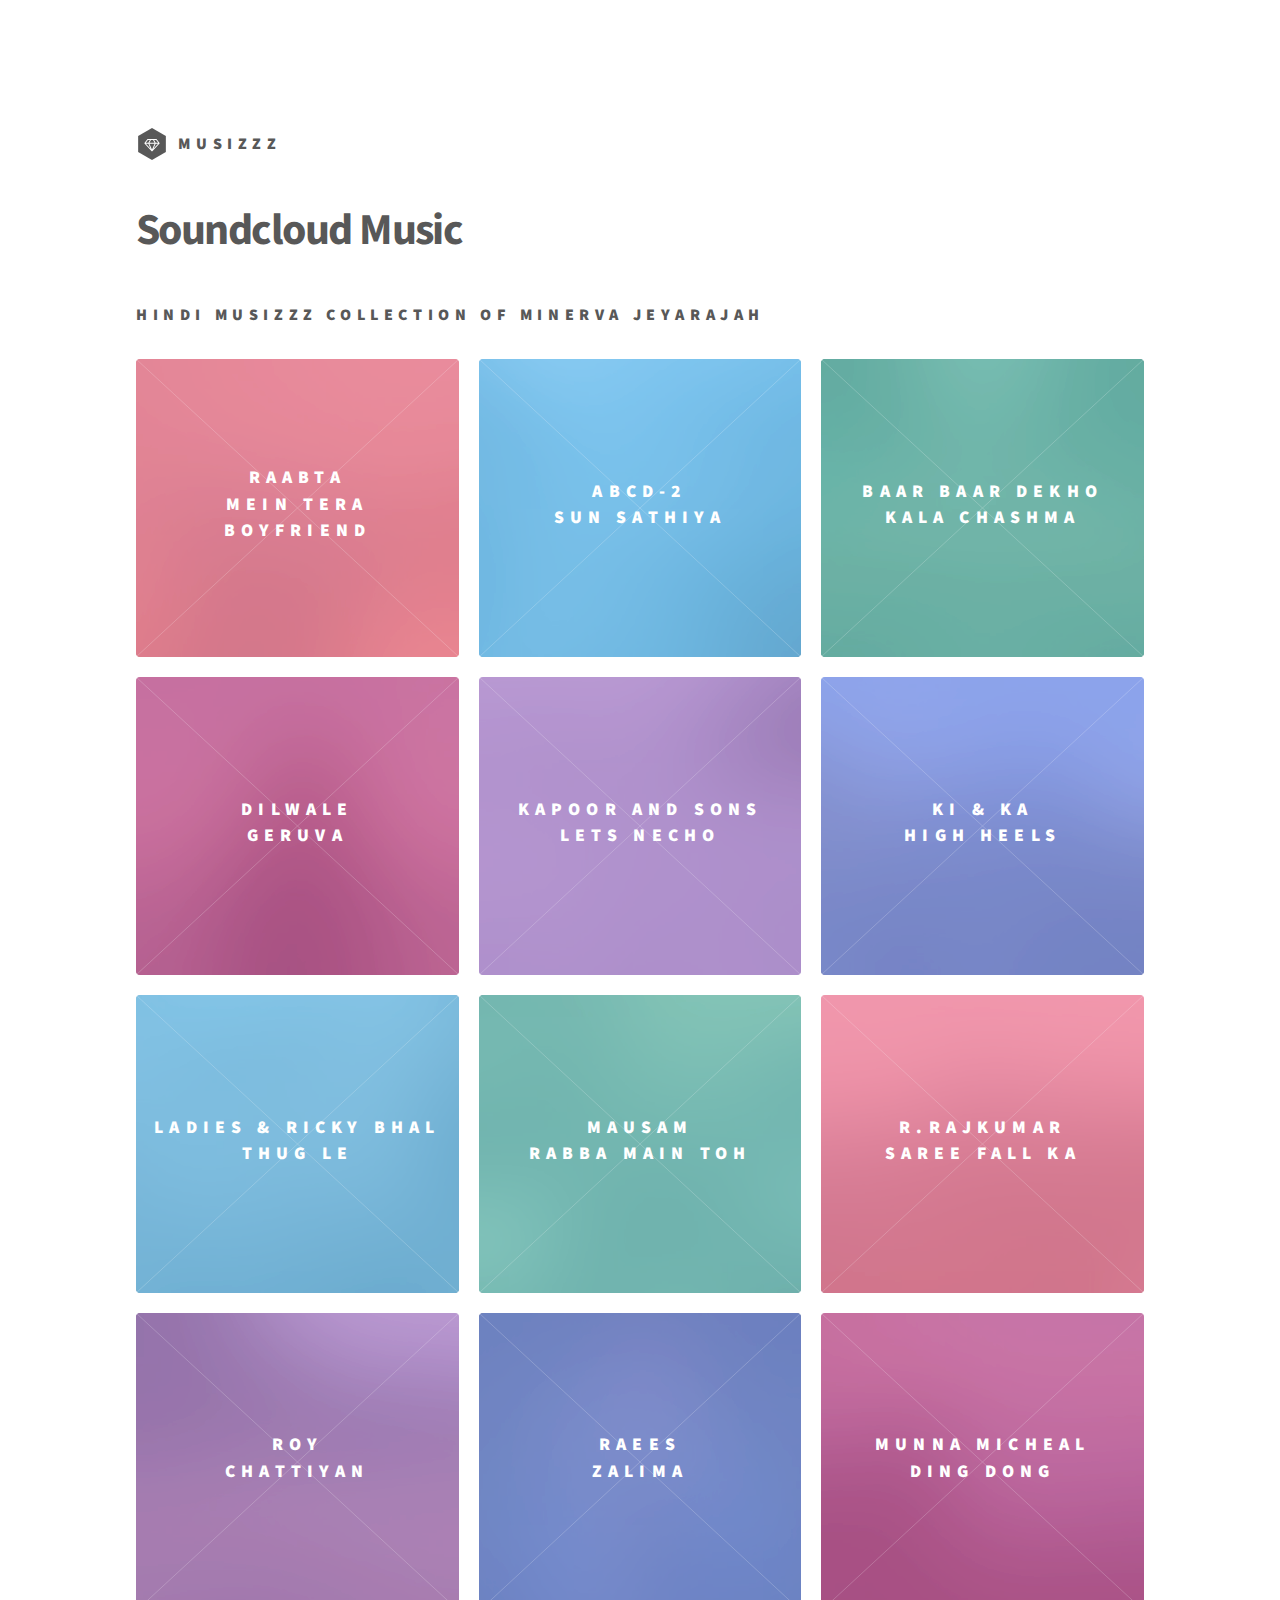
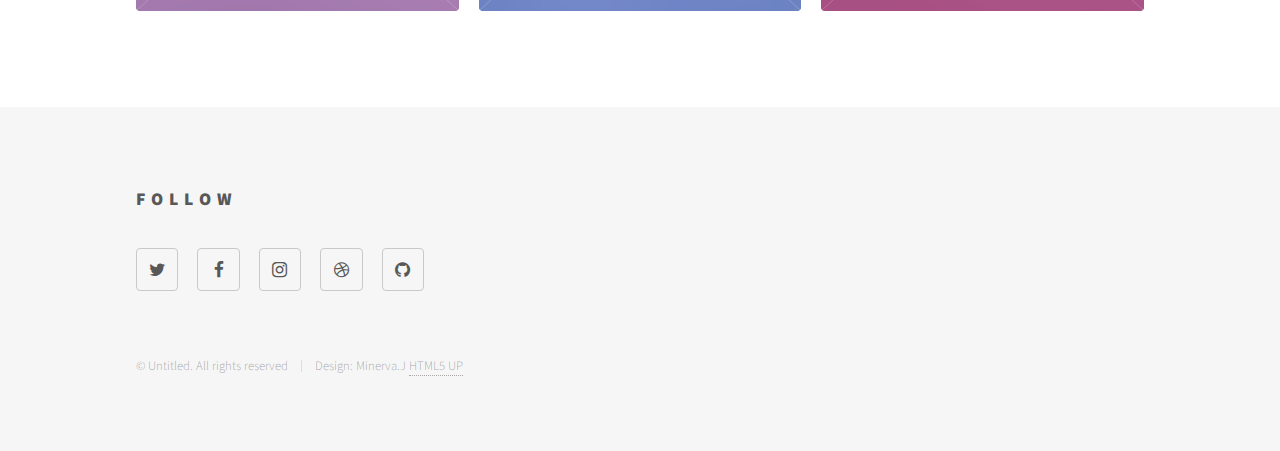
<file: hindi.html>
<!DOCTYPE HTML>
<!--
	Phantom by HTML5 UP
	html5up.net | @ajlkn
	Free for personal and commercial use under the CCA 3.0 license (html5up.net/license)
-->
<html>
	<head>
		<title>Soundcloud Music App</title>
		<meta charset="utf-8" />
		<meta name="viewport" content="width=device-width, initial-scale=1" />
		<!--[if lte IE 8]><script src="assets/js/ie/html5shiv.js"></script><![endif]-->
		<link rel="stylesheet" href="assets/css/main.css" />
		<script src="//connect.soundcloud.com/sdk.js"></script>
		<script
						src="https://code.jquery.com/jquery-3.2.1.js"
						integrity="sha256-DZAnKJ/6XZ9si04Hgrsxu/8s717jcIzLy3oi35EouyE="
		crossorigin="anonymous"></script>
		<!--[if lte IE 9]><link rel="stylesheet" href="assets/css/ie9.css" /><![endif]-->
		<!--[if lte IE 8]><link rel="stylesheet" href="assets/css/ie8.css" /><![endif]-->
    <script src="JS/main.js"></script>
	</head>
	<body>
		<!-- Wrapper -->
			<div id="wrapper">

				<!-- Header -->
					<header id="header">
						<div class="inner">

							<!-- Logo -->
								<a href="index.html" class="logo">
									<span class="symbol"><img src="images/logo.svg" alt="" /></span><span class="title">Musizzz</span>
								</a>

							<!-- Nav -->
								<!-- <nav>
									<ul>
										<li><a href="#menu">Menu</a></li>
									</ul>
								</nav> -->

						</div>
					</header>

				<!-- Menu -->

					<!-- <nav id="menu">
						<h2>Menu</h2>
						<ul>
							<li><a href="index.html">Home</a></li>
							<li><a href="generic.html">Ipsum veroeros</a></li>
							<li><a href="generic.html">Tempus etiam</a></li> -->
							<!-- <li><a href="generic.html">Consequat dolor</a></li> -->
							<!-- <li><a href="elements.html">Elements</a></li> -->
						<!-- </ul> -->
					<!-- </nav> -->


				<!-- Main -->
					<div id="main">
						<div class="inner">
							<header>
								<h1>Soundcloud Music<br />
								</h1><h3>Hindi Musizzz Collection Of Minerva Jeyarajah
								</h3>
							</header>
							<section class="tiles">

								<article class="style1">
									<span class="image">
										<img src="images/pic01.jpg" alt="" />
									</span>
									<a href="#">
										<h2>Raabta<br>Mein tera boyfriend</h2>
										<div class="content">
											<p>Soundcloud Music</p>
											<button type="button" name="button" id="start25">Start</button>
														<button type="button" name="button" id="stop25">Stop</button>
										</div>
									</a>
								</article>

								<article class="style2">
									<span class="image">
										<img src="images/pic02.jpg" alt="" />
									</span>
									<a href="#">
										<h2>ABCD-2<br>Sun sathiya</h2>
										<div class="content">
											<p>Soundcloud Music</p>
											<button type="button" name="button" id="start26">Start</button>
														<button type="button" name="button" id="stop26">Stop</button>
										</div>
									</a>
								</article>

								<article class="style3">
									<span class="image">
										<img src="images/pic03.jpg" alt="" />
									</span>
									<a href="#">
										<h2>Baar baar dekho<br>Kala Chashma</h2>
										<div class="content">
											<p>Soundcloud Music</p>
											<button type="button" name="button" id="start27">Start</button>
														<button type="button" name="button" id="stop27">Stop</button>
										</div>
									</a>
								</article>

								<article class="style4">
									<span class="image">
										<img src="images/pic04.jpg" alt="" />
									</span>
									<a href="#">
										<h2>Dilwale<br>Geruva</h2>
										<div class="content">
											<p>Soundcloud Music</p>
											<button type="button" name="button" id="start28">Start</button>
														<button type="button" name="button" id="stop28">Stop</button>
										</div>
									</a>
								</article>

								<article class="style5">
									<span class="image">
										<img src="images/pic05.jpg" alt="" />
									</span>
									<a href="#">
										<h2>Kapoor and sons<br>Lets Necho</h2>
										<div class="content">
											<p>Soundcloud Music</p>
											<button type="button" name="button" id="start29">Start</button>
														<button type="button" name="button" id="stop29">Stop</button>
										</div>
									</a>
								</article>

								<article class="style6">
									<span class="image">
										<img src="images/pic06.jpg" alt="" />
									</span>
									<a href="#">
										<h2>Ki & Ka<br>High Heels</h2>
										<div class="content">
											<p>Soundcloud Music</p>
											<button type="button" name="button" id="start30">Start</button>
														<button type="button" name="button" id="stop30">Stop</button>
										</div>
									</a>
								</article>

								<article class="style2">
									<span class="image">
										<img src="images/pic07.jpg" alt="" />
									</span>
									<a href="#">
										<h2>Ladies & Ricky Bhal<br>Thug Le</h2>
										<div class="content">
											<p>Soundcloud Music</p>
											<button type="button" name="button" id="start31">Start</button>
														<button type="button" name="button" id="stop31">Stop</button>
										</div>
									</a>
								</article>

								<article class="style3">
									<span class="image">
										<img src="images/pic08.jpg" alt="" />
									</span>
									<a href="#">
										<h2>Mausam<br>Rabba Main Toh</h2>
										<div class="content">
											<p>Soundcloud Music</p>
											<button type="button" name="button" id="start32">Start</button>
														<button type="button" name="button" id="stop32">Stop</button>
										</div>
									</a>
								</article>

								<article class="style1">
									<span class="image">
										<img src="images/pic09.jpg" alt="" />
									</span>
									<a href="#">
										<h2>R.Rajkumar<br>Saree fall ka</h2>
										<div class="content">
											<p>Soundcloud Music</p>
											<button type="button" name="button" id="start33">Start</button>
														<button type="button" name="button" id="stop33">Stop</button>
										</div>
									</a>
								</article>

								<article class="style5">
									<span class="image">
										<img src="images/pic10.jpg" alt="" />
									</span>
									<a href="#">
										<h2>Roy<br>Chattiyan</h2>
										<div class="content">
											<p>Soundcloud Music</p>
                      <button type="button" name="button" id="start34">Start</button>
                            <button type="button" name="button" id="stop34">Stop</button>
                    </div>
									</a>
								</article>

								<article class="style6">
									<span class="image">
										<img src="images/pic11.jpg" alt="" />
									</span>
									<a href="#">
										<h2>Raees<br>Zalima</h2>
										<div class="content">
											<p>Soundcloud Music</p>
                      <button type="button" name="button" id="start35">Start</button>
                            <button type="button" name="button" id="stop35">Stop</button>
                    </div>
									</a>
								</article>

								<article class="style4">
									<span class="image">
										<img src="images/pic12.jpg" alt="" />
									</span>
									<a href="generic.html">
										<h2>Munna Micheal<br>Ding Dong</h2>
										<div class="content">
                      <p>Soundcloud Music</p>
                      <button type="button" name="button" id="start36">Start</button>
                            <button type="button" name="button" id="stop36">Stop</button>
                    </div>
									</a>
								</article>

							</section>
						</div>
					</div>

				<!-- Footer -->
					<footer id="footer">
						<div class="inner">
							<section>
								<h2>Follow</h2>
								<ul class="icons">
									<li><a href="#" class="icon style2 fa-twitter"><span class="label">Twitter</span></a></li>
									<li><a href="#" class="icon style2 fa-facebook"><span class="label">Facebook</span></a></li>
									<li><a href="#" class="icon style2 fa-instagram"><span class="label">Instagram</span></a></li>
									<li><a href="#" class="icon style2 fa-dribbble"><span class="label">Dribbble</span></a></li>
									<li><a href="#" class="icon style2 fa-github"><span class="label">GitHub</span></a></li>

								</ul>
							</section>
							<ul class="copyright">
								<li>&copy; Untitled. All rights reserved</li><li>Design: Minerva.J <a href="http://html5up.net">HTML5 UP</a></li>
							</ul>
						</div>
					</footer>

			</div>

		<!-- Scripts -->
			<script src="assets/js/jquery.min.js"></script>
			<script src="assets/js/skel.min.js"></script>
			<script src="assets/js/util.js"></script>
			<!--[if lte IE 8]><script src="assets/js/ie/respond.min.js"></script><![endif]-->
			<script src="assets/js/main.js"></script>

	</body>
</html>
</file>
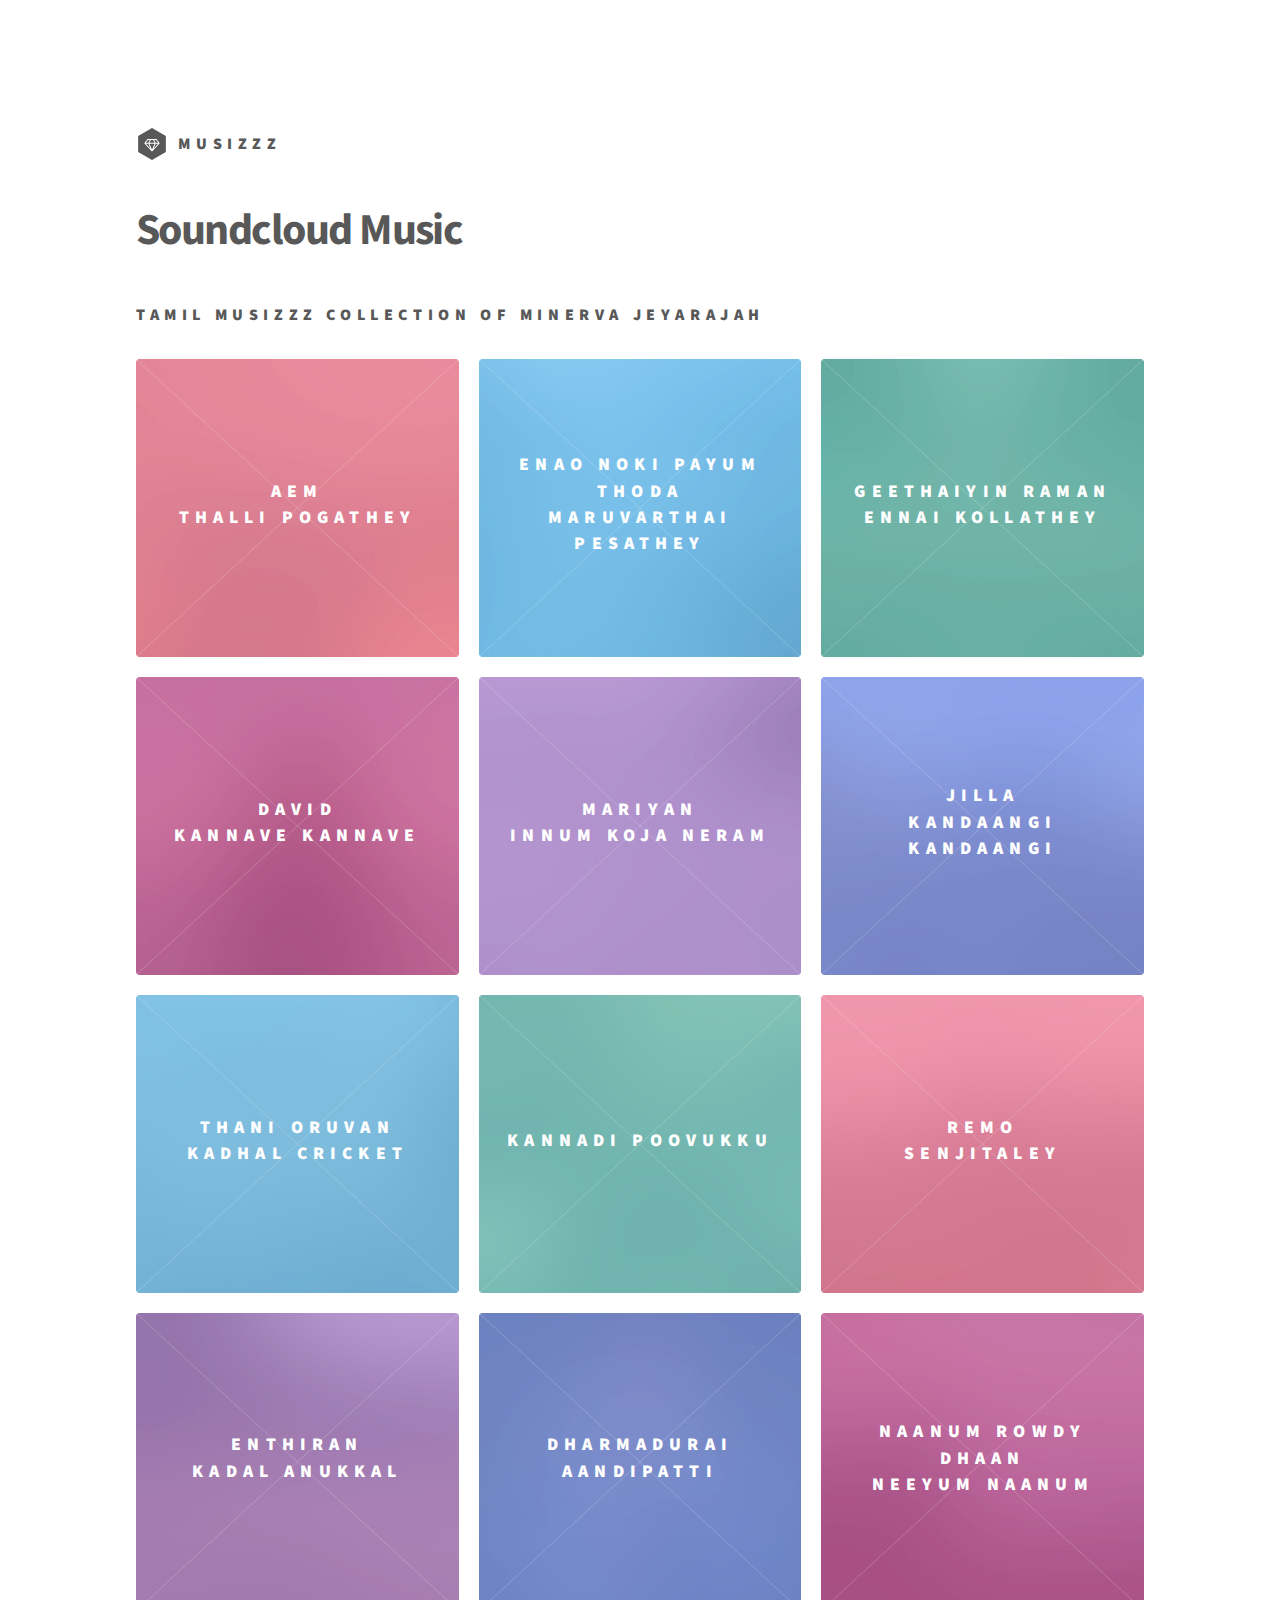
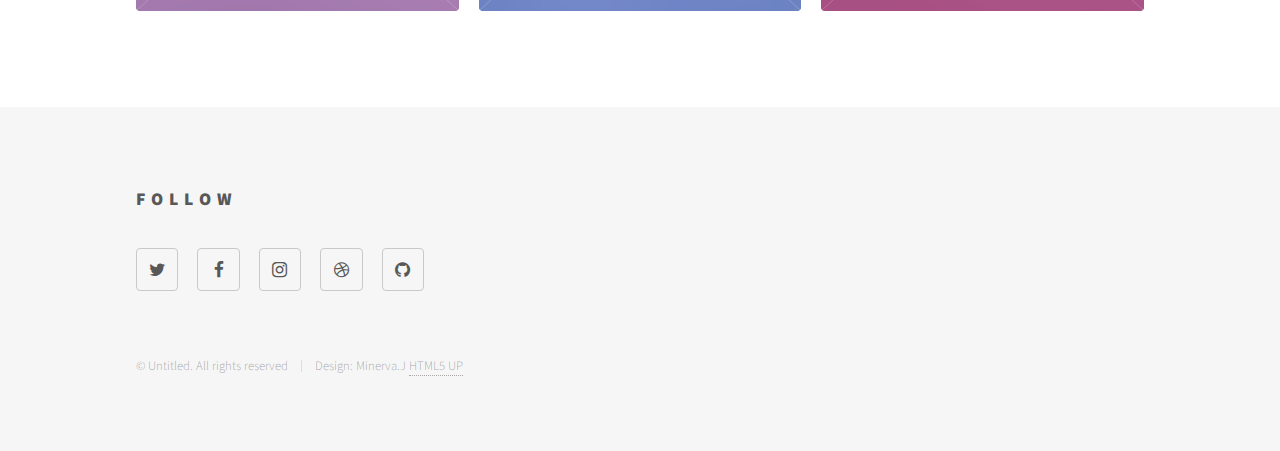
<file: tamil.html>
<!DOCTYPE HTML>
<!--
	Phantom by HTML5 UP
	html5up.net | @ajlkn
	Free for personal and commercial use under the CCA 3.0 license (html5up.net/license)
-->
<html>
	<head>
		<title>Soundcloud Music App</title>
		<meta charset="utf-8" />
		<meta name="viewport" content="width=device-width, initial-scale=1" />
		<!--[if lte IE 8]><script src="assets/js/ie/html5shiv.js"></script><![endif]-->
		<link rel="stylesheet" href="assets/css/main.css" />
		<script src="//connect.soundcloud.com/sdk.js"></script>
		<script
						src="https://code.jquery.com/jquery-3.2.1.js"
						integrity="sha256-DZAnKJ/6XZ9si04Hgrsxu/8s717jcIzLy3oi35EouyE="
		crossorigin="anonymous"></script>
		<!--[if lte IE 9]><link rel="stylesheet" href="assets/css/ie9.css" /><![endif]-->
		<!--[if lte IE 8]><link rel="stylesheet" href="assets/css/ie8.css" /><![endif]-->
    <script src="JS/main.js"></script>
	</head>
	<body>
		<!-- Wrapper -->
			<div id="wrapper">

				<!-- Header -->
					<header id="header">
						<div class="inner">

							<!-- Logo -->
								<a href="index.html" class="logo">
									<span class="symbol"><img src="images/logo.svg" alt="" /></span><span class="title">Musizzz</span>
								</a>

							<!-- Nav -->
								<!-- <nav>
									<ul>
										<li><a href="#menu">Menu</a></li>
									</ul>
								</nav> -->

						</div>
					</header>

				<!-- Menu -->

					<!-- <nav id="menu">
						<h2>Menu</h2>
						<ul>
							<li><a href="index.html">Home</a></li>
							<li><a href="generic.html">Ipsum veroeros</a></li>
							<li><a href="generic.html">Tempus etiam</a></li> -->
							<!-- <li><a href="generic.html">Consequat dolor</a></li> -->
							<!-- <li><a href="elements.html">Elements</a></li> -->
						<!-- </ul> -->
					<!-- </nav> -->


				<!-- Main -->
					<div id="main">
						<div class="inner">
							<header>
								<h1>Soundcloud Music<br />
								</h1><h3>Tamil Musizzz Collection Of Minerva Jeyarajah
								</h3>

							</header>
							<section class="tiles">
								<article class="style1">
									<span class="image">
										<img src="images/pic01.jpg" alt="" />
									</span>
									<a href="#">
										<h2>AEM<br>Thalli Pogathey</h2>
										<div class="content">
											<p>Soundcloud Music</p>
											<button type="button" name="button" id="start13">Start</button>
														<button type="button" name="button" id="stop13">Stop</button>
										</div>
									</a>
								</article>
								<article class="style2">
									<span class="image">
										<img src="images/pic02.jpg" alt="" />
									</span>
									<a href="#">
										<h2>Enao Noki Payum Thoda<br>Maruvarthai Pesathey</h2>
										<div class="content">
											<p>Soundcloud Music</p>
											<button type="button" name="button" id="start14">Start</button>
														<button type="button" name="button" id="stop14">Stop</button>
										</div>

									</a>
								</article>
								<article class="style3">
									<span class="image">
										<img src="images/pic03.jpg" alt="" />
									</span>
									<a href="#">
										<h2>Geethaiyin Raman<br>Ennai Kollathey</h2>
										<div class="content">
											<p>Soundcloud Music</p>
											<button type="button" name="button" id="start15">Start</button>
														<button type="button" name="button" id="stop15">Stop</button>
										</div>
									</a>
								</article>
								<article class="style4">
									<span class="image">
										<img src="images/pic04.jpg" alt="" />
									</span>
									<a href="#">
										<h2>David<br>Kannave Kannave</h2>
										<div class="content">
											<p>Soundcloud Music</p>
											<button type="button" name="button" id="start16">Start</button>
														<button type="button" name="button" id="stop16">Stop</button>
										</div>

									</a>
								</article>
								<article class="style5">
									<span class="image">
										<img src="images/pic05.jpg" alt="" />
									</span>
									<a href="#">
										<h2>Mariyan<br>Innum Koja neram</h2>
										<div class="content">
											<p>Soundcloud Music</p>
											<button type="button" name="button" id="start17">Start</button>
														<button type="button" name="button" id="stop17">Stop</button>
										</div>
									</a>
								</article>
								<article class="style6">
									<span class="image">
										<img src="images/pic06.jpg" alt="" />
									</span>
									<a href="#">
										<h2>Jilla<br>Kandaangi Kandaangi</h2>
										<div class="content">
											<p>Soundcloud Music</p>
											<button type="button" name="button" id="start18">Start</button>
														<button type="button" name="button" id="stop18">Stop</button>
										</div>
									</a>
								</article>
								<article class="style2">
									<span class="image">
										<img src="images/pic07.jpg" alt="" />
									</span>
									<a href="#">
										<h2>Thani Oruvan<br>Kadhal Cricket</h2>
										<div class="content">
											<p>Soundcloud Music</p>
											<button type="button" name="button" id="start19">Start</button>
														<button type="button" name="button" id="stop19">Stop</button>
										</div>
									</a>
								</article>
								<article class="style3">
									<span class="image">
										<img src="images/pic08.jpg" alt="" />
									</span>
									<a href="#">
										<h2>Kannadi Poovukku</h2>
										<div class="content">
											<p>Soundcloud Music</p>
											<button type="button" name="button" id="start20">Start</button>
														<button type="button" name="button" id="stop20">Stop</button>
										</div>
									</a>
								</article>
								<article class="style1">
									<span class="image">
										<img src="images/pic09.jpg" alt="" />
									</span>
									<a href="#">
										<h2>Remo<br>Senjitaley</h2>
										<div class="content">
											<p>Soundcloud Music</p>
											<button type="button" name="button" id="start21">Start</button>
														<button type="button" name="button" id="stop21">Stop</button>
										</div>
									</a>
								</article>
								<article class="style5">
									<span class="image">
										<img src="images/pic10.jpg" alt="" />
									</span>
									<a href="#">
										<h2>Enthiran<br>Kadal Anukkal</h2>
										<div class="content">
											<p>Soundcloud Music</p>
                      <button type="button" name="button" id="start22">Start</button>
                            <button type="button" name="button" id="stop22">Stop</button>
                    </div>
									</a>
								</article>
								<article class="style6">
									<span class="image">
										<img src="images/pic11.jpg" alt="" />
									</span>
									<a href="#">
										<h2>Dharmadurai<br>Aandipatti</h2>
										<div class="content">
											<p>Soundcloud Music</p>
                      <button type="button" name="button" id="start23">Start</button>
                            <button type="button" name="button" id="stop23">Stop</button>
                    </div>
									</a>
								</article>
								<article class="style4">
									<span class="image">
										<img src="images/pic12.jpg" alt="" />
									</span>
									<a href="generic.html">
										<h2>Naanum Rowdy Dhaan<br>Neeyum Naanum</h2>
										<div class="content">
                      <p>Soundcloud Music</p>
                      <button type="button" name="button" id="start24">Start</button>
                            <button type="button" name="button" id="stop24">Stop</button>
                    </div>
									</a>
								</article>
							</section>
						</div>
					</div>

				<!-- Footer -->
					<footer id="footer">
						<div class="inner">
							<section>
								<h2>Follow</h2>
								<ul class="icons">
									<li><a href="#" class="icon style2 fa-twitter"><span class="label">Twitter</span></a></li>
									<li><a href="#" class="icon style2 fa-facebook"><span class="label">Facebook</span></a></li>
									<li><a href="#" class="icon style2 fa-instagram"><span class="label">Instagram</span></a></li>
									<li><a href="#" class="icon style2 fa-dribbble"><span class="label">Dribbble</span></a></li>
									<li><a href="#" class="icon style2 fa-github"><span class="label">GitHub</span></a></li>

								</ul>
							</section>
							<ul class="copyright">
								<li>&copy; Untitled. All rights reserved</li><li>Design: Minerva.J <a href="http://html5up.net">HTML5 UP</a></li>
							</ul>
						</div>
					</footer>

			</div>

		<!-- Scripts -->
			<script src="assets/js/jquery.min.js"></script>
			<script src="assets/js/skel.min.js"></script>
			<script src="assets/js/util.js"></script>
			<!--[if lte IE 8]><script src="assets/js/ie/respond.min.js"></script><![endif]-->
			<script src="assets/js/main.js"></script>

	</body>
</html>
</file>
<file: assets/css/ie9.css>
/*
	Phantom by HTML5 UP
	html5up.net | @ajlkn
	Free for personal and commercial use under the CCA 3.0 license (html5up.net/license)
*/

/* Tiles */

	.tiles:after {
		content: '';
		display: block;
		clear: both;
	}

	.tiles article {
		float: left;
	}

		.tiles article > a {
			padding-top: 50%;
			margin-top: -1.75em;
		}

		body:not(.is-touch) .tiles article:hover > .image {
			-moz-transform: none;
			-webkit-transform: none;
			-ms-transform: none;
			transform: none;
		}

/* Footer */

	#footer > .inner section {
		float: left;
	}

	#footer > .inner .copyright {
		clear: both;
		padding-top: 4em;
	}
</file>
<file: assets/css/ie8.css>
/*
	Phantom by HTML5 UP
	html5up.net | @ajlkn
	Free for personal and commercial use under the CCA 3.0 license (html5up.net/license)
*/

/* Form */

	form .field {
		float: none !important;
		width: 100% !important;
		padding-left: 0 !important;
	}

/* Button */

	input[type="submit"],
	input[type="reset"],
	input[type="button"],
	button,
	.button {
		border: solid 2px #585858 !important;
	}

		input[type="submit"]:hover,
		input[type="reset"]:hover,
		input[type="button"]:hover,
		button:hover,
		.button:hover {
			border-color: #f2849e !important;
		}

		input[type="submit"].special,
		input[type="reset"].special,
		input[type="button"].special,
		button.special,
		.button.special {
			border: none !important;
		}

/* Tiles */

	.tiles article > .image:before, .tiles article > .image:after {
		display: none;
	}

/* Header */

	#header .logo .symbol {
		display: none;
	}

	#header nav ul li a[href="#menu"] {
		text-indent: 0;
		width: auto;
		font-size: 0.8em;
	}

		#header nav ul li a[href="#menu"]:before, #header nav ul li a[href="#menu"]:after {
			display: none;
		}

/* Footer */

	#footer > .inner section {
		width: 50%;
		margin-left: 3em;
	}

		#footer > .inner section:first-child {
			margin-left: 0;
			width: 40%;
		}
</file>
<file: assets/css/main.css>
@import url(font-awesome.min.css);
@import url("https://fonts.googleapis.com/css?family=Source+Sans+Pro:300,700,900");

/*
	Phantom by HTML5 UP
	html5up.net | @ajlkn
	Free for personal and commercial use under the CCA 3.0 license (html5up.net/license)
*/

/* Reset */

	html, body, div, span, applet, object, iframe, h1, h2, h3, h4, h5, h6, p, blockquote, pre, a, abbr, acronym, address, big, cite, code, del, dfn, em, img, ins, kbd, q, s, samp, small, strike, strong, sub, sup, tt, var, b, u, i, center, dl, dt, dd, ol, ul, li, fieldset, form, label, legend, table, caption, tbody, tfoot, thead, tr, th, td, article, aside, canvas, details, embed, figure, figcaption, footer, header, hgroup, menu, nav, output, ruby, section, summary, time, mark, audio, video {
		margin: 0;
		padding: 0;
		border: 0;
		font-size: 100%;
		font: inherit;
		vertical-align: baseline;
	}

	article, aside, details, figcaption, figure, footer, header, hgroup, menu, nav, section {
		display: block;
	}

	body {
		line-height: 1;
	}

	ol, ul {
		list-style: none;
	}

	blockquote, q {
		quotes: none;
	}

	blockquote:before, blockquote:after, q:before, q:after {
		content: '';
		content: none;
	}

	table {
		border-collapse: collapse;
		border-spacing: 0;
	}

	body {
		-webkit-text-size-adjust: none;
	}

/* Box Model */

	*, *:before, *:after {
		-moz-box-sizing: border-box;
		-webkit-box-sizing: border-box;
		box-sizing: border-box;
	}

/* Grid */

	.row {
		border-bottom: solid 1px transparent;
		-moz-box-sizing: border-box;
		-webkit-box-sizing: border-box;
		box-sizing: border-box;
	}

	.row > * {
		float: left;
		-moz-box-sizing: border-box;
		-webkit-box-sizing: border-box;
		box-sizing: border-box;
	}

	.row:after, .row:before {
		content: '';
		display: block;
		clear: both;
		height: 0;
	}

	.row.uniform > * > :first-child {
		margin-top: 0;
	}

	.row.uniform > * > :last-child {
		margin-bottom: 0;
	}

	.row.\30 \25 > * {
		padding: 0 0 0 0em;
	}

	.row.\30 \25 {
		margin: 0 0 -1px 0em;
	}

	.row.uniform.\30 \25 > * {
		padding: 0em 0 0 0em;
	}

	.row.uniform.\30 \25 {
		margin: 0em 0 -1px 0em;
	}

	.row > * {
		padding: 0 0 0 2em;
	}

	.row {
		margin: 0 0 -1px -2em;
	}

	.row.uniform > * {
		padding: 2em 0 0 2em;
	}

	.row.uniform {
		margin: -2em 0 -1px -2em;
	}

	.row.\32 00\25 > * {
		padding: 0 0 0 4em;
	}

	.row.\32 00\25 {
		margin: 0 0 -1px -4em;
	}

	.row.uniform.\32 00\25 > * {
		padding: 4em 0 0 4em;
	}

	.row.uniform.\32 00\25 {
		margin: -4em 0 -1px -4em;
	}

	.row.\31 50\25 > * {
		padding: 0 0 0 3em;
	}

	.row.\31 50\25 {
		margin: 0 0 -1px -3em;
	}

	.row.uniform.\31 50\25 > * {
		padding: 3em 0 0 3em;
	}

	.row.uniform.\31 50\25 {
		margin: -3em 0 -1px -3em;
	}

	.row.\35 0\25 > * {
		padding: 0 0 0 1em;
	}

	.row.\35 0\25 {
		margin: 0 0 -1px -1em;
	}

	.row.uniform.\35 0\25 > * {
		padding: 1em 0 0 1em;
	}

	.row.uniform.\35 0\25 {
		margin: -1em 0 -1px -1em;
	}

	.row.\32 5\25 > * {
		padding: 0 0 0 0.5em;
	}

	.row.\32 5\25 {
		margin: 0 0 -1px -0.5em;
	}

	.row.uniform.\32 5\25 > * {
		padding: 0.5em 0 0 0.5em;
	}

	.row.uniform.\32 5\25 {
		margin: -0.5em 0 -1px -0.5em;
	}

	.\31 2u, .\31 2u\24 {
		width: 100%;
		clear: none;
		margin-left: 0;
	}

	.\31 1u, .\31 1u\24 {
		width: 91.6666666667%;
		clear: none;
		margin-left: 0;
	}

	.\31 0u, .\31 0u\24 {
		width: 83.3333333333%;
		clear: none;
		margin-left: 0;
	}

	.\39 u, .\39 u\24 {
		width: 75%;
		clear: none;
		margin-left: 0;
	}

	.\38 u, .\38 u\24 {
		width: 66.6666666667%;
		clear: none;
		margin-left: 0;
	}

	.\37 u, .\37 u\24 {
		width: 58.3333333333%;
		clear: none;
		margin-left: 0;
	}

	.\36 u, .\36 u\24 {
		width: 50%;
		clear: none;
		margin-left: 0;
	}

	.\35 u, .\35 u\24 {
		width: 41.6666666667%;
		clear: none;
		margin-left: 0;
	}

	.\34 u, .\34 u\24 {
		width: 33.3333333333%;
		clear: none;
		margin-left: 0;
	}

	.\33 u, .\33 u\24 {
		width: 25%;
		clear: none;
		margin-left: 0;
	}

	.\32 u, .\32 u\24 {
		width: 16.6666666667%;
		clear: none;
		margin-left: 0;
	}

	.\31 u, .\31 u\24 {
		width: 8.3333333333%;
		clear: none;
		margin-left: 0;
	}

	.\31 2u\24 + *,
	.\31 1u\24 + *,
	.\31 0u\24 + *,
	.\39 u\24 + *,
	.\38 u\24 + *,
	.\37 u\24 + *,
	.\36 u\24 + *,
	.\35 u\24 + *,
	.\34 u\24 + *,
	.\33 u\24 + *,
	.\32 u\24 + *,
	.\31 u\24 + * {
		clear: left;
	}

	.\-11u {
		margin-left: 91.66667%;
	}

	.\-10u {
		margin-left: 83.33333%;
	}

	.\-9u {
		margin-left: 75%;
	}

	.\-8u {
		margin-left: 66.66667%;
	}

	.\-7u {
		margin-left: 58.33333%;
	}

	.\-6u {
		margin-left: 50%;
	}

	.\-5u {
		margin-left: 41.66667%;
	}

	.\-4u {
		margin-left: 33.33333%;
	}

	.\-3u {
		margin-left: 25%;
	}

	.\-2u {
		margin-left: 16.66667%;
	}

	.\-1u {
		margin-left: 8.33333%;
	}

	@media screen and (max-width: 1680px) {

		.row > * {
			padding: 0 0 0 2em;
		}

		.row {
			margin: 0 0 -1px -2em;
		}

		.row.uniform > * {
			padding: 2em 0 0 2em;
		}

		.row.uniform {
			margin: -2em 0 -1px -2em;
		}

		.row.\32 00\25 > * {
			padding: 0 0 0 4em;
		}

		.row.\32 00\25 {
			margin: 0 0 -1px -4em;
		}

		.row.uniform.\32 00\25 > * {
			padding: 4em 0 0 4em;
		}

		.row.uniform.\32 00\25 {
			margin: -4em 0 -1px -4em;
		}

		.row.\31 50\25 > * {
			padding: 0 0 0 3em;
		}

		.row.\31 50\25 {
			margin: 0 0 -1px -3em;
		}

		.row.uniform.\31 50\25 > * {
			padding: 3em 0 0 3em;
		}

		.row.uniform.\31 50\25 {
			margin: -3em 0 -1px -3em;
		}

		.row.\35 0\25 > * {
			padding: 0 0 0 1em;
		}

		.row.\35 0\25 {
			margin: 0 0 -1px -1em;
		}

		.row.uniform.\35 0\25 > * {
			padding: 1em 0 0 1em;
		}

		.row.uniform.\35 0\25 {
			margin: -1em 0 -1px -1em;
		}

		.row.\32 5\25 > * {
			padding: 0 0 0 0.5em;
		}

		.row.\32 5\25 {
			margin: 0 0 -1px -0.5em;
		}

		.row.uniform.\32 5\25 > * {
			padding: 0.5em 0 0 0.5em;
		}

		.row.uniform.\32 5\25 {
			margin: -0.5em 0 -1px -0.5em;
		}

		.\31 2u\28xlarge\29, .\31 2u\24\28xlarge\29 {
			width: 100%;
			clear: none;
			margin-left: 0;
		}

		.\31 1u\28xlarge\29, .\31 1u\24\28xlarge\29 {
			width: 91.6666666667%;
			clear: none;
			margin-left: 0;
		}

		.\31 0u\28xlarge\29, .\31 0u\24\28xlarge\29 {
			width: 83.3333333333%;
			clear: none;
			margin-left: 0;
		}

		.\39 u\28xlarge\29, .\39 u\24\28xlarge\29 {
			width: 75%;
			clear: none;
			margin-left: 0;
		}

		.\38 u\28xlarge\29, .\38 u\24\28xlarge\29 {
			width: 66.6666666667%;
			clear: none;
			margin-left: 0;
		}

		.\37 u\28xlarge\29, .\37 u\24\28xlarge\29 {
			width: 58.3333333333%;
			clear: none;
			margin-left: 0;
		}

		.\36 u\28xlarge\29, .\36 u\24\28xlarge\29 {
			width: 50%;
			clear: none;
			margin-left: 0;
		}

		.\35 u\28xlarge\29, .\35 u\24\28xlarge\29 {
			width: 41.6666666667%;
			clear: none;
			margin-left: 0;
		}

		.\34 u\28xlarge\29, .\34 u\24\28xlarge\29 {
			width: 33.3333333333%;
			clear: none;
			margin-left: 0;
		}

		.\33 u\28xlarge\29, .\33 u\24\28xlarge\29 {
			width: 25%;
			clear: none;
			margin-left: 0;
		}

		.\32 u\28xlarge\29, .\32 u\24\28xlarge\29 {
			width: 16.6666666667%;
			clear: none;
			margin-left: 0;
		}

		.\31 u\28xlarge\29, .\31 u\24\28xlarge\29 {
			width: 8.3333333333%;
			clear: none;
			margin-left: 0;
		}

		.\31 2u\24\28xlarge\29 + *,
		.\31 1u\24\28xlarge\29 + *,
		.\31 0u\24\28xlarge\29 + *,
		.\39 u\24\28xlarge\29 + *,
		.\38 u\24\28xlarge\29 + *,
		.\37 u\24\28xlarge\29 + *,
		.\36 u\24\28xlarge\29 + *,
		.\35 u\24\28xlarge\29 + *,
		.\34 u\24\28xlarge\29 + *,
		.\33 u\24\28xlarge\29 + *,
		.\32 u\24\28xlarge\29 + *,
		.\31 u\24\28xlarge\29 + * {
			clear: left;
		}

		.\-11u\28xlarge\29 {
			margin-left: 91.66667%;
		}

		.\-10u\28xlarge\29 {
			margin-left: 83.33333%;
		}

		.\-9u\28xlarge\29 {
			margin-left: 75%;
		}

		.\-8u\28xlarge\29 {
			margin-left: 66.66667%;
		}

		.\-7u\28xlarge\29 {
			margin-left: 58.33333%;
		}

		.\-6u\28xlarge\29 {
			margin-left: 50%;
		}

		.\-5u\28xlarge\29 {
			margin-left: 41.66667%;
		}

		.\-4u\28xlarge\29 {
			margin-left: 33.33333%;
		}

		.\-3u\28xlarge\29 {
			margin-left: 25%;
		}

		.\-2u\28xlarge\29 {
			margin-left: 16.66667%;
		}

		.\-1u\28xlarge\29 {
			margin-left: 8.33333%;
		}

	}

	@media screen and (max-width: 1280px) {

		.row > * {
			padding: 0 0 0 2em;
		}

		.row {
			margin: 0 0 -1px -2em;
		}

		.row.uniform > * {
			padding: 2em 0 0 2em;
		}

		.row.uniform {
			margin: -2em 0 -1px -2em;
		}

		.row.\32 00\25 > * {
			padding: 0 0 0 4em;
		}

		.row.\32 00\25 {
			margin: 0 0 -1px -4em;
		}

		.row.uniform.\32 00\25 > * {
			padding: 4em 0 0 4em;
		}

		.row.uniform.\32 00\25 {
			margin: -4em 0 -1px -4em;
		}

		.row.\31 50\25 > * {
			padding: 0 0 0 3em;
		}

		.row.\31 50\25 {
			margin: 0 0 -1px -3em;
		}

		.row.uniform.\31 50\25 > * {
			padding: 3em 0 0 3em;
		}

		.row.uniform.\31 50\25 {
			margin: -3em 0 -1px -3em;
		}

		.row.\35 0\25 > * {
			padding: 0 0 0 1em;
		}

		.row.\35 0\25 {
			margin: 0 0 -1px -1em;
		}

		.row.uniform.\35 0\25 > * {
			padding: 1em 0 0 1em;
		}

		.row.uniform.\35 0\25 {
			margin: -1em 0 -1px -1em;
		}

		.row.\32 5\25 > * {
			padding: 0 0 0 0.5em;
		}

		.row.\32 5\25 {
			margin: 0 0 -1px -0.5em;
		}

		.row.uniform.\32 5\25 > * {
			padding: 0.5em 0 0 0.5em;
		}

		.row.uniform.\32 5\25 {
			margin: -0.5em 0 -1px -0.5em;
		}

		.\31 2u\28large\29, .\31 2u\24\28large\29 {
			width: 100%;
			clear: none;
			margin-left: 0;
		}

		.\31 1u\28large\29, .\31 1u\24\28large\29 {
			width: 91.6666666667%;
			clear: none;
			margin-left: 0;
		}

		.\31 0u\28large\29, .\31 0u\24\28large\29 {
			width: 83.3333333333%;
			clear: none;
			margin-left: 0;
		}

		.\39 u\28large\29, .\39 u\24\28large\29 {
			width: 75%;
			clear: none;
			margin-left: 0;
		}

		.\38 u\28large\29, .\38 u\24\28large\29 {
			width: 66.6666666667%;
			clear: none;
			margin-left: 0;
		}

		.\37 u\28large\29, .\37 u\24\28large\29 {
			width: 58.3333333333%;
			clear: none;
			margin-left: 0;
		}

		.\36 u\28large\29, .\36 u\24\28large\29 {
			width: 50%;
			clear: none;
			margin-left: 0;
		}

		.\35 u\28large\29, .\35 u\24\28large\29 {
			width: 41.6666666667%;
			clear: none;
			margin-left: 0;
		}

		.\34 u\28large\29, .\34 u\24\28large\29 {
			width: 33.3333333333%;
			clear: none;
			margin-left: 0;
		}

		.\33 u\28large\29, .\33 u\24\28large\29 {
			width: 25%;
			clear: none;
			margin-left: 0;
		}

		.\32 u\28large\29, .\32 u\24\28large\29 {
			width: 16.6666666667%;
			clear: none;
			margin-left: 0;
		}

		.\31 u\28large\29, .\31 u\24\28large\29 {
			width: 8.3333333333%;
			clear: none;
			margin-left: 0;
		}

		.\31 2u\24\28large\29 + *,
		.\31 1u\24\28large\29 + *,
		.\31 0u\24\28large\29 + *,
		.\39 u\24\28large\29 + *,
		.\38 u\24\28large\29 + *,
		.\37 u\24\28large\29 + *,
		.\36 u\24\28large\29 + *,
		.\35 u\24\28large\29 + *,
		.\34 u\24\28large\29 + *,
		.\33 u\24\28large\29 + *,
		.\32 u\24\28large\29 + *,
		.\31 u\24\28large\29 + * {
			clear: left;
		}

		.\-11u\28large\29 {
			margin-left: 91.66667%;
		}

		.\-10u\28large\29 {
			margin-left: 83.33333%;
		}

		.\-9u\28large\29 {
			margin-left: 75%;
		}

		.\-8u\28large\29 {
			margin-left: 66.66667%;
		}

		.\-7u\28large\29 {
			margin-left: 58.33333%;
		}

		.\-6u\28large\29 {
			margin-left: 50%;
		}

		.\-5u\28large\29 {
			margin-left: 41.66667%;
		}

		.\-4u\28large\29 {
			margin-left: 33.33333%;
		}

		.\-3u\28large\29 {
			margin-left: 25%;
		}

		.\-2u\28large\29 {
			margin-left: 16.66667%;
		}

		.\-1u\28large\29 {
			margin-left: 8.33333%;
		}

	}

	@media screen and (max-width: 980px) {

		.row > * {
			padding: 0 0 0 1.5em;
		}

		.row {
			margin: 0 0 -1px -1.5em;
		}

		.row.uniform > * {
			padding: 1.5em 0 0 1.5em;
		}

		.row.uniform {
			margin: -1.5em 0 -1px -1.5em;
		}

		.row.\32 00\25 > * {
			padding: 0 0 0 3em;
		}

		.row.\32 00\25 {
			margin: 0 0 -1px -3em;
		}

		.row.uniform.\32 00\25 > * {
			padding: 3em 0 0 3em;
		}

		.row.uniform.\32 00\25 {
			margin: -3em 0 -1px -3em;
		}

		.row.\31 50\25 > * {
			padding: 0 0 0 2.25em;
		}

		.row.\31 50\25 {
			margin: 0 0 -1px -2.25em;
		}

		.row.uniform.\31 50\25 > * {
			padding: 2.25em 0 0 2.25em;
		}

		.row.uniform.\31 50\25 {
			margin: -2.25em 0 -1px -2.25em;
		}

		.row.\35 0\25 > * {
			padding: 0 0 0 0.75em;
		}

		.row.\35 0\25 {
			margin: 0 0 -1px -0.75em;
		}

		.row.uniform.\35 0\25 > * {
			padding: 0.75em 0 0 0.75em;
		}

		.row.uniform.\35 0\25 {
			margin: -0.75em 0 -1px -0.75em;
		}

		.row.\32 5\25 > * {
			padding: 0 0 0 0.375em;
		}

		.row.\32 5\25 {
			margin: 0 0 -1px -0.375em;
		}

		.row.uniform.\32 5\25 > * {
			padding: 0.375em 0 0 0.375em;
		}

		.row.uniform.\32 5\25 {
			margin: -0.375em 0 -1px -0.375em;
		}

		.\31 2u\28medium\29, .\31 2u\24\28medium\29 {
			width: 100%;
			clear: none;
			margin-left: 0;
		}

		.\31 1u\28medium\29, .\31 1u\24\28medium\29 {
			width: 91.6666666667%;
			clear: none;
			margin-left: 0;
		}

		.\31 0u\28medium\29, .\31 0u\24\28medium\29 {
			width: 83.3333333333%;
			clear: none;
			margin-left: 0;
		}

		.\39 u\28medium\29, .\39 u\24\28medium\29 {
			width: 75%;
			clear: none;
			margin-left: 0;
		}

		.\38 u\28medium\29, .\38 u\24\28medium\29 {
			width: 66.6666666667%;
			clear: none;
			margin-left: 0;
		}

		.\37 u\28medium\29, .\37 u\24\28medium\29 {
			width: 58.3333333333%;
			clear: none;
			margin-left: 0;
		}

		.\36 u\28medium\29, .\36 u\24\28medium\29 {
			width: 50%;
			clear: none;
			margin-left: 0;
		}

		.\35 u\28medium\29, .\35 u\24\28medium\29 {
			width: 41.6666666667%;
			clear: none;
			margin-left: 0;
		}

		.\34 u\28medium\29, .\34 u\24\28medium\29 {
			width: 33.3333333333%;
			clear: none;
			margin-left: 0;
		}

		.\33 u\28medium\29, .\33 u\24\28medium\29 {
			width: 25%;
			clear: none;
			margin-left: 0;
		}

		.\32 u\28medium\29, .\32 u\24\28medium\29 {
			width: 16.6666666667%;
			clear: none;
			margin-left: 0;
		}

		.\31 u\28medium\29, .\31 u\24\28medium\29 {
			width: 8.3333333333%;
			clear: none;
			margin-left: 0;
		}

		.\31 2u\24\28medium\29 + *,
		.\31 1u\24\28medium\29 + *,
		.\31 0u\24\28medium\29 + *,
		.\39 u\24\28medium\29 + *,
		.\38 u\24\28medium\29 + *,
		.\37 u\24\28medium\29 + *,
		.\36 u\24\28medium\29 + *,
		.\35 u\24\28medium\29 + *,
		.\34 u\24\28medium\29 + *,
		.\33 u\24\28medium\29 + *,
		.\32 u\24\28medium\29 + *,
		.\31 u\24\28medium\29 + * {
			clear: left;
		}

		.\-11u\28medium\29 {
			margin-left: 91.66667%;
		}

		.\-10u\28medium\29 {
			margin-left: 83.33333%;
		}

		.\-9u\28medium\29 {
			margin-left: 75%;
		}

		.\-8u\28medium\29 {
			margin-left: 66.66667%;
		}

		.\-7u\28medium\29 {
			margin-left: 58.33333%;
		}

		.\-6u\28medium\29 {
			margin-left: 50%;
		}

		.\-5u\28medium\29 {
			margin-left: 41.66667%;
		}

		.\-4u\28medium\29 {
			margin-left: 33.33333%;
		}

		.\-3u\28medium\29 {
			margin-left: 25%;
		}

		.\-2u\28medium\29 {
			margin-left: 16.66667%;
		}

		.\-1u\28medium\29 {
			margin-left: 8.33333%;
		}

	}

	@media screen and (max-width: 736px) {

		.row > * {
			padding: 0 0 0 1em;
		}

		.row {
			margin: 0 0 -1px -1em;
		}

		.row.uniform > * {
			padding: 1em 0 0 1em;
		}

		.row.uniform {
			margin: -1em 0 -1px -1em;
		}

		.row.\32 00\25 > * {
			padding: 0 0 0 2em;
		}

		.row.\32 00\25 {
			margin: 0 0 -1px -2em;
		}

		.row.uniform.\32 00\25 > * {
			padding: 2em 0 0 2em;
		}

		.row.uniform.\32 00\25 {
			margin: -2em 0 -1px -2em;
		}

		.row.\31 50\25 > * {
			padding: 0 0 0 1.5em;
		}

		.row.\31 50\25 {
			margin: 0 0 -1px -1.5em;
		}

		.row.uniform.\31 50\25 > * {
			padding: 1.5em 0 0 1.5em;
		}

		.row.uniform.\31 50\25 {
			margin: -1.5em 0 -1px -1.5em;
		}

		.row.\35 0\25 > * {
			padding: 0 0 0 0.5em;
		}

		.row.\35 0\25 {
			margin: 0 0 -1px -0.5em;
		}

		.row.uniform.\35 0\25 > * {
			padding: 0.5em 0 0 0.5em;
		}

		.row.uniform.\35 0\25 {
			margin: -0.5em 0 -1px -0.5em;
		}

		.row.\32 5\25 > * {
			padding: 0 0 0 0.25em;
		}

		.row.\32 5\25 {
			margin: 0 0 -1px -0.25em;
		}

		.row.uniform.\32 5\25 > * {
			padding: 0.25em 0 0 0.25em;
		}

		.row.uniform.\32 5\25 {
			margin: -0.25em 0 -1px -0.25em;
		}

		.\31 2u\28small\29, .\31 2u\24\28small\29 {
			width: 100%;
			clear: none;
			margin-left: 0;
		}

		.\31 1u\28small\29, .\31 1u\24\28small\29 {
			width: 91.6666666667%;
			clear: none;
			margin-left: 0;
		}

		.\31 0u\28small\29, .\31 0u\24\28small\29 {
			width: 83.3333333333%;
			clear: none;
			margin-left: 0;
		}

		.\39 u\28small\29, .\39 u\24\28small\29 {
			width: 75%;
			clear: none;
			margin-left: 0;
		}

		.\38 u\28small\29, .\38 u\24\28small\29 {
			width: 66.6666666667%;
			clear: none;
			margin-left: 0;
		}

		.\37 u\28small\29, .\37 u\24\28small\29 {
			width: 58.3333333333%;
			clear: none;
			margin-left: 0;
		}

		.\36 u\28small\29, .\36 u\24\28small\29 {
			width: 50%;
			clear: none;
			margin-left: 0;
		}

		.\35 u\28small\29, .\35 u\24\28small\29 {
			width: 41.6666666667%;
			clear: none;
			margin-left: 0;
		}

		.\34 u\28small\29, .\34 u\24\28small\29 {
			width: 33.3333333333%;
			clear: none;
			margin-left: 0;
		}

		.\33 u\28small\29, .\33 u\24\28small\29 {
			width: 25%;
			clear: none;
			margin-left: 0;
		}

		.\32 u\28small\29, .\32 u\24\28small\29 {
			width: 16.6666666667%;
			clear: none;
			margin-left: 0;
		}

		.\31 u\28small\29, .\31 u\24\28small\29 {
			width: 8.3333333333%;
			clear: none;
			margin-left: 0;
		}

		.\31 2u\24\28small\29 + *,
		.\31 1u\24\28small\29 + *,
		.\31 0u\24\28small\29 + *,
		.\39 u\24\28small\29 + *,
		.\38 u\24\28small\29 + *,
		.\37 u\24\28small\29 + *,
		.\36 u\24\28small\29 + *,
		.\35 u\24\28small\29 + *,
		.\34 u\24\28small\29 + *,
		.\33 u\24\28small\29 + *,
		.\32 u\24\28small\29 + *,
		.\31 u\24\28small\29 + * {
			clear: left;
		}

		.\-11u\28small\29 {
			margin-left: 91.66667%;
		}

		.\-10u\28small\29 {
			margin-left: 83.33333%;
		}

		.\-9u\28small\29 {
			margin-left: 75%;
		}

		.\-8u\28small\29 {
			margin-left: 66.66667%;
		}

		.\-7u\28small\29 {
			margin-left: 58.33333%;
		}

		.\-6u\28small\29 {
			margin-left: 50%;
		}

		.\-5u\28small\29 {
			margin-left: 41.66667%;
		}

		.\-4u\28small\29 {
			margin-left: 33.33333%;
		}

		.\-3u\28small\29 {
			margin-left: 25%;
		}

		.\-2u\28small\29 {
			margin-left: 16.66667%;
		}

		.\-1u\28small\29 {
			margin-left: 8.33333%;
		}

	}

	@media screen and (max-width: 480px) {

		.row > * {
			padding: 0 0 0 1em;
		}

		.row {
			margin: 0 0 -1px -1em;
		}

		.row.uniform > * {
			padding: 1em 0 0 1em;
		}

		.row.uniform {
			margin: -1em 0 -1px -1em;
		}

		.row.\32 00\25 > * {
			padding: 0 0 0 2em;
		}

		.row.\32 00\25 {
			margin: 0 0 -1px -2em;
		}

		.row.uniform.\32 00\25 > * {
			padding: 2em 0 0 2em;
		}

		.row.uniform.\32 00\25 {
			margin: -2em 0 -1px -2em;
		}

		.row.\31 50\25 > * {
			padding: 0 0 0 1.5em;
		}

		.row.\31 50\25 {
			margin: 0 0 -1px -1.5em;
		}

		.row.uniform.\31 50\25 > * {
			padding: 1.5em 0 0 1.5em;
		}

		.row.uniform.\31 50\25 {
			margin: -1.5em 0 -1px -1.5em;
		}

		.row.\35 0\25 > * {
			padding: 0 0 0 0.5em;
		}

		.row.\35 0\25 {
			margin: 0 0 -1px -0.5em;
		}

		.row.uniform.\35 0\25 > * {
			padding: 0.5em 0 0 0.5em;
		}

		.row.uniform.\35 0\25 {
			margin: -0.5em 0 -1px -0.5em;
		}

		.row.\32 5\25 > * {
			padding: 0 0 0 0.25em;
		}

		.row.\32 5\25 {
			margin: 0 0 -1px -0.25em;
		}

		.row.uniform.\32 5\25 > * {
			padding: 0.25em 0 0 0.25em;
		}

		.row.uniform.\32 5\25 {
			margin: -0.25em 0 -1px -0.25em;
		}

		.\31 2u\28xsmall\29, .\31 2u\24\28xsmall\29 {
			width: 100%;
			clear: none;
			margin-left: 0;
		}

		.\31 1u\28xsmall\29, .\31 1u\24\28xsmall\29 {
			width: 91.6666666667%;
			clear: none;
			margin-left: 0;
		}

		.\31 0u\28xsmall\29, .\31 0u\24\28xsmall\29 {
			width: 83.3333333333%;
			clear: none;
			margin-left: 0;
		}

		.\39 u\28xsmall\29, .\39 u\24\28xsmall\29 {
			width: 75%;
			clear: none;
			margin-left: 0;
		}

		.\38 u\28xsmall\29, .\38 u\24\28xsmall\29 {
			width: 66.6666666667%;
			clear: none;
			margin-left: 0;
		}

		.\37 u\28xsmall\29, .\37 u\24\28xsmall\29 {
			width: 58.3333333333%;
			clear: none;
			margin-left: 0;
		}

		.\36 u\28xsmall\29, .\36 u\24\28xsmall\29 {
			width: 50%;
			clear: none;
			margin-left: 0;
		}

		.\35 u\28xsmall\29, .\35 u\24\28xsmall\29 {
			width: 41.6666666667%;
			clear: none;
			margin-left: 0;
		}

		.\34 u\28xsmall\29, .\34 u\24\28xsmall\29 {
			width: 33.3333333333%;
			clear: none;
			margin-left: 0;
		}

		.\33 u\28xsmall\29, .\33 u\24\28xsmall\29 {
			width: 25%;
			clear: none;
			margin-left: 0;
		}

		.\32 u\28xsmall\29, .\32 u\24\28xsmall\29 {
			width: 16.6666666667%;
			clear: none;
			margin-left: 0;
		}

		.\31 u\28xsmall\29, .\31 u\24\28xsmall\29 {
			width: 8.3333333333%;
			clear: none;
			margin-left: 0;
		}

		.\31 2u\24\28xsmall\29 + *,
		.\31 1u\24\28xsmall\29 + *,
		.\31 0u\24\28xsmall\29 + *,
		.\39 u\24\28xsmall\29 + *,
		.\38 u\24\28xsmall\29 + *,
		.\37 u\24\28xsmall\29 + *,
		.\36 u\24\28xsmall\29 + *,
		.\35 u\24\28xsmall\29 + *,
		.\34 u\24\28xsmall\29 + *,
		.\33 u\24\28xsmall\29 + *,
		.\32 u\24\28xsmall\29 + *,
		.\31 u\24\28xsmall\29 + * {
			clear: left;
		}

		.\-11u\28xsmall\29 {
			margin-left: 91.66667%;
		}

		.\-10u\28xsmall\29 {
			margin-left: 83.33333%;
		}

		.\-9u\28xsmall\29 {
			margin-left: 75%;
		}

		.\-8u\28xsmall\29 {
			margin-left: 66.66667%;
		}

		.\-7u\28xsmall\29 {
			margin-left: 58.33333%;
		}

		.\-6u\28xsmall\29 {
			margin-left: 50%;
		}

		.\-5u\28xsmall\29 {
			margin-left: 41.66667%;
		}

		.\-4u\28xsmall\29 {
			margin-left: 33.33333%;
		}

		.\-3u\28xsmall\29 {
			margin-left: 25%;
		}

		.\-2u\28xsmall\29 {
			margin-left: 16.66667%;
		}

		.\-1u\28xsmall\29 {
			margin-left: 8.33333%;
		}

	}

	@media screen and (max-width: 360px) {

		.row > * {
			padding: 0 0 0 1em;
		}

		.row {
			margin: 0 0 -1px -1em;
		}

		.row.uniform > * {
			padding: 1em 0 0 1em;
		}

		.row.uniform {
			margin: -1em 0 -1px -1em;
		}

		.row.\32 00\25 > * {
			padding: 0 0 0 2em;
		}

		.row.\32 00\25 {
			margin: 0 0 -1px -2em;
		}

		.row.uniform.\32 00\25 > * {
			padding: 2em 0 0 2em;
		}

		.row.uniform.\32 00\25 {
			margin: -2em 0 -1px -2em;
		}

		.row.\31 50\25 > * {
			padding: 0 0 0 1.5em;
		}

		.row.\31 50\25 {
			margin: 0 0 -1px -1.5em;
		}

		.row.uniform.\31 50\25 > * {
			padding: 1.5em 0 0 1.5em;
		}

		.row.uniform.\31 50\25 {
			margin: -1.5em 0 -1px -1.5em;
		}

		.row.\35 0\25 > * {
			padding: 0 0 0 0.5em;
		}

		.row.\35 0\25 {
			margin: 0 0 -1px -0.5em;
		}

		.row.uniform.\35 0\25 > * {
			padding: 0.5em 0 0 0.5em;
		}

		.row.uniform.\35 0\25 {
			margin: -0.5em 0 -1px -0.5em;
		}

		.row.\32 5\25 > * {
			padding: 0 0 0 0.25em;
		}

		.row.\32 5\25 {
			margin: 0 0 -1px -0.25em;
		}

		.row.uniform.\32 5\25 > * {
			padding: 0.25em 0 0 0.25em;
		}

		.row.uniform.\32 5\25 {
			margin: -0.25em 0 -1px -0.25em;
		}

		.\31 2u\28xxsmall\29, .\31 2u\24\28xxsmall\29 {
			width: 100%;
			clear: none;
			margin-left: 0;
		}

		.\31 1u\28xxsmall\29, .\31 1u\24\28xxsmall\29 {
			width: 91.6666666667%;
			clear: none;
			margin-left: 0;
		}

		.\31 0u\28xxsmall\29, .\31 0u\24\28xxsmall\29 {
			width: 83.3333333333%;
			clear: none;
			margin-left: 0;
		}

		.\39 u\28xxsmall\29, .\39 u\24\28xxsmall\29 {
			width: 75%;
			clear: none;
			margin-left: 0;
		}

		.\38 u\28xxsmall\29, .\38 u\24\28xxsmall\29 {
			width: 66.6666666667%;
			clear: none;
			margin-left: 0;
		}

		.\37 u\28xxsmall\29, .\37 u\24\28xxsmall\29 {
			width: 58.3333333333%;
			clear: none;
			margin-left: 0;
		}

		.\36 u\28xxsmall\29, .\36 u\24\28xxsmall\29 {
			width: 50%;
			clear: none;
			margin-left: 0;
		}

		.\35 u\28xxsmall\29, .\35 u\24\28xxsmall\29 {
			width: 41.6666666667%;
			clear: none;
			margin-left: 0;
		}

		.\34 u\28xxsmall\29, .\34 u\24\28xxsmall\29 {
			width: 33.3333333333%;
			clear: none;
			margin-left: 0;
		}

		.\33 u\28xxsmall\29, .\33 u\24\28xxsmall\29 {
			width: 25%;
			clear: none;
			margin-left: 0;
		}

		.\32 u\28xxsmall\29, .\32 u\24\28xxsmall\29 {
			width: 16.6666666667%;
			clear: none;
			margin-left: 0;
		}

		.\31 u\28xxsmall\29, .\31 u\24\28xxsmall\29 {
			width: 8.3333333333%;
			clear: none;
			margin-left: 0;
		}

		.\31 2u\24\28xxsmall\29 + *,
		.\31 1u\24\28xxsmall\29 + *,
		.\31 0u\24\28xxsmall\29 + *,
		.\39 u\24\28xxsmall\29 + *,
		.\38 u\24\28xxsmall\29 + *,
		.\37 u\24\28xxsmall\29 + *,
		.\36 u\24\28xxsmall\29 + *,
		.\35 u\24\28xxsmall\29 + *,
		.\34 u\24\28xxsmall\29 + *,
		.\33 u\24\28xxsmall\29 + *,
		.\32 u\24\28xxsmall\29 + *,
		.\31 u\24\28xxsmall\29 + * {
			clear: left;
		}

		.\-11u\28xxsmall\29 {
			margin-left: 91.66667%;
		}

		.\-10u\28xxsmall\29 {
			margin-left: 83.33333%;
		}

		.\-9u\28xxsmall\29 {
			margin-left: 75%;
		}

		.\-8u\28xxsmall\29 {
			margin-left: 66.66667%;
		}

		.\-7u\28xxsmall\29 {
			margin-left: 58.33333%;
		}

		.\-6u\28xxsmall\29 {
			margin-left: 50%;
		}

		.\-5u\28xxsmall\29 {
			margin-left: 41.66667%;
		}

		.\-4u\28xxsmall\29 {
			margin-left: 33.33333%;
		}

		.\-3u\28xxsmall\29 {
			margin-left: 25%;
		}

		.\-2u\28xxsmall\29 {
			margin-left: 16.66667%;
		}

		.\-1u\28xxsmall\29 {
			margin-left: 8.33333%;
		}

	}

/* Basic */

	@-ms-viewport {
		width: device-width;
	}

	body {
		-ms-overflow-style: scrollbar;
	}

	@media screen and (max-width: 480px) {

		html, body {
			min-width: 320px;
		}

	}

	body {
		background: #ffffff;
	}

		body.is-loading *, body.is-loading *:before, body.is-loading *:after {
			-moz-animation: none !important;
			-webkit-animation: none !important;
			-ms-animation: none !important;
			animation: none !important;
			-moz-transition: none !important;
			-webkit-transition: none !important;
			-ms-transition: none !important;
			transition: none !important;
		}

/* Type */

	body, input, select, textarea {
		color: #585858;
		font-family: "Source Sans Pro", Helvetica, sans-serif;
		font-size: 16pt;
		font-weight: 300;
		line-height: 1.75;
	}

		@media screen and (max-width: 1680px) {

			body, input, select, textarea {
				font-size: 14pt;
			}

		}

		@media screen and (max-width: 1280px) {

			body, input, select, textarea {
				font-size: 12pt;
			}

		}

	a {
		-moz-transition: border-bottom-color 0.2s ease, color 0.2s ease;
		-webkit-transition: border-bottom-color 0.2s ease, color 0.2s ease;
		-ms-transition: border-bottom-color 0.2s ease, color 0.2s ease;
		transition: border-bottom-color 0.2s ease, color 0.2s ease;
		text-decoration: none;
		color: #585858;
		border-bottom: dotted 1px rgba(88, 88, 88, 0.5);
	}

		a:hover {
			border-bottom-color: transparent;
			color: #f2849e !important;
		}

	strong, b {
		font-weight: 900;
	}

	em, i {
		font-style: italic;
	}

	p {
		margin: 0 0 2em 0;
	}

	h1 {
		font-size: 2.75em;
		font-weight: 700;
		line-height: 1.3;
		margin: 0 0 1em 0;
		letter-spacing: -0.035em;
	}

		h1 a {
			color: inherit;
		}

		@media screen and (max-width: 736px) {

			h1 {
				font-size: 2em;
				margin: 0 0 1em 0;
			}

		}

		@media screen and (max-width: 360px) {

			h1 {
				font-size: 1.75em;
			}

		}

	h2, h3, h4, h5, h6 {
		font-weight: 900;
		line-height: 1.5;
		margin: 0 0 2em 0;
		text-transform: uppercase;
		letter-spacing: 0.35em;
	}

		h2 a, h3 a, h4 a, h5 a, h6 a {
			color: inherit;
		}

	h2 {
		font-size: 1.1em;
	}

	h3 {
		font-size: 1em;
	}

	h4 {
		font-size: 0.8em;
	}

	h5 {
		font-size: 0.8em;
	}

	h6 {
		font-size: 0.8em;
	}

	@media screen and (max-width: 980px) {

		h1 br, h2 br, h3 br, h4 br, h5 br, h6 br {
			display: none;
		}

	}

	@media screen and (max-width: 736px) {

		h2 {
			font-size: 1em;
		}

		h3 {
			font-size: 0.8em;
		}

	}

	sub {
		font-size: 0.8em;
		position: relative;
		top: 0.5em;
	}

	sup {
		font-size: 0.8em;
		position: relative;
		top: -0.5em;
	}

	blockquote {
		border-left: solid 4px #c9c9c9;
		font-style: italic;
		margin: 0 0 2em 0;
		padding: 0.5em 0 0.5em 2em;
	}

	code {
		background: rgba(144, 144, 144, 0.075);
		border-radius: 4px;
		border: solid 1px #c9c9c9;
		font-family: "Courier New", monospace;
		font-size: 0.9em;
		margin: 0 0.25em;
		padding: 0.25em 0.65em;
	}

	pre {
		-webkit-overflow-scrolling: touch;
		font-family: "Courier New", monospace;
		font-size: 0.9em;
		margin: 0 0 2em 0;
	}

		pre code {
			display: block;
			line-height: 1.75;
			padding: 1em 1.5em;
			overflow-x: auto;
		}

	hr {
		border: 0;
		border-bottom: solid 1px #c9c9c9;
		margin: 2em 0;
	}

		hr.major {
			margin: 3em 0;
		}

	.align-left {
		text-align: left;
	}

	.align-center {
		text-align: center;
	}

	.align-right {
		text-align: right;
	}

/* Section/Article */

	section.special, article.special {
		text-align: center;
	}

	header p {
		margin-top: -1em;
	}

	@media screen and (max-width: 736px) {

		header p {
			margin-top: 0;
		}

	}

/* Icon */

	.icon {
		text-decoration: none;
		border-bottom: none;
		position: relative;
	}

		.icon:before {
			-moz-osx-font-smoothing: grayscale;
			-webkit-font-smoothing: antialiased;
			font-family: FontAwesome;
			font-style: normal;
			font-weight: normal;
			text-transform: none !important;
		}

		.icon > .label {
			display: none;
		}

		.icon.style2 {
			-moz-transition: background-color 0.2s ease-in-out, color 0.2s ease-in-out, border-color 0.2s ease-in-out;
			-webkit-transition: background-color 0.2s ease-in-out, color 0.2s ease-in-out, border-color 0.2s ease-in-out;
			-ms-transition: background-color 0.2s ease-in-out, color 0.2s ease-in-out, border-color 0.2s ease-in-out;
			transition: background-color 0.2s ease-in-out, color 0.2s ease-in-out, border-color 0.2s ease-in-out;
			background-color: transparent;
			border: solid 1px #c9c9c9;
			border-radius: 4px;
			width: 2.65em;
			height: 2.65em;
			display: inline-block;
			text-align: center;
			line-height: 2.65em;
			color: inherit;
		}

			.icon.style2:before {
				font-size: 1.1em;
			}

			.icon.style2:hover {
				color: #f2849e;
				border-color: #f2849e;
			}

			.icon.style2:active {
				background-color: rgba(242, 132, 158, 0.1);
			}

/* List */

	ol {
		list-style: decimal;
		margin: 0 0 2em 0;
		padding-left: 1.25em;
	}

		ol li {
			padding-left: 0.25em;
		}

	ul {
		list-style: disc;
		margin: 0 0 2em 0;
		padding-left: 1em;
	}

		ul li {
			padding-left: 0.5em;
		}

		ul.alt {
			list-style: none;
			padding-left: 0;
		}

			ul.alt li {
				border-top: solid 1px #c9c9c9;
				padding: 0.5em 0;
			}

				ul.alt li:first-child {
					border-top: 0;
					padding-top: 0;
				}

		ul.icons {
			cursor: default;
			list-style: none;
			padding-left: 0;
			margin: -1em 0 2em -1em;
		}

			ul.icons li {
				display: inline-block;
				padding: 1em 0 0 1em;
			}

		ul.actions {
			cursor: default;
			list-style: none;
			padding-left: 0;
		}

			ul.actions li {
				display: inline-block;
				padding: 0 1em 0 0;
				vertical-align: middle;
			}

				ul.actions li:last-child {
					padding-right: 0;
				}

			ul.actions.small li {
				padding: 0 0.5em 0 0;
			}

			ul.actions.vertical li {
				display: block;
				padding: 1em 0 0 0;
			}

				ul.actions.vertical li:first-child {
					padding-top: 0;
				}

				ul.actions.vertical li > * {
					margin-bottom: 0;
				}

			ul.actions.vertical.small li {
				padding: 0.5em 0 0 0;
			}

				ul.actions.vertical.small li:first-child {
					padding-top: 0;
				}

			ul.actions.fit {
				display: table;
				margin-left: -1em;
				padding: 0;
				table-layout: fixed;
				width: calc(100% + 1em);
			}

				ul.actions.fit li {
					display: table-cell;
					padding: 0 0 0 1em;
				}

					ul.actions.fit li > * {
						margin-bottom: 0;
					}

				ul.actions.fit.small {
					margin-left: -0.5em;
					width: calc(100% + 0.5em);
				}

					ul.actions.fit.small li {
						padding: 0 0 0 0.5em;
					}

			@media screen and (max-width: 480px) {

				ul.actions {
					margin: 0 0 2em 0;
				}

					ul.actions li {
						padding: 1em 0 0 0;
						display: block;
						text-align: center;
						width: 100%;
					}

						ul.actions li:first-child {
							padding-top: 0;
						}

						ul.actions li > * {
							width: 100%;
							margin: 0 !important;
						}

							ul.actions li > *.icon:before {
								margin-left: -2em;
							}

					ul.actions.small li {
						padding: 0.5em 0 0 0;
					}

						ul.actions.small li:first-child {
							padding-top: 0;
						}

			}

	dl {
		margin: 0 0 2em 0;
	}

		dl dt {
			display: block;
			font-weight: 900;
			margin: 0 0 1em 0;
		}

		dl dd {
			margin-left: 2em;
		}

/* Form */

	form {
		margin: -1em 0 2em 0;
	}

		form:after {
			content: '';
			display: block;
			clear: both;
			height: 1px;
		}

		form .field {
			position: relative;
			float: left;
			margin: 0 0 1.3em 0;
			vertical-align: top;
			width: 100%;
		}

		form .half {
			width: calc(50% + 1em) !important;
			padding-left: 2em;
		}

		form .half.first {
			width: calc(50% - 1em) !important;
			padding-left: 0;
		}

		form :last-child {
			margin-bottom: 0;
		}

		form .half:nth-last-child(2) {
			margin-bottom: 0;
		}

		form .actions {
			position: relative;
			clear: both;
			padding-top: 1em;
		}

		@media screen and (max-width: 480px) {

			form .half {
				width: 100% !important;
				padding-left: 0;
			}

			form .half.first {
				width: 100% !important;
				padding-left: 0;
			}

			form .half:nth-last-child(2) {
				margin: 0 0 1.3em 0;
			}

		}

	label {
		display: block;
		font-size: 0.9em;
		font-weight: 900;
		margin: 0 0 1em 0;
	}

	input[type="text"],
	input[type="password"],
	input[type="email"],
	input[type="tel"],
	select,
	textarea {
		-moz-appearance: none;
		-webkit-appearance: none;
		-ms-appearance: none;
		appearance: none;
		background-color: transparent;
		border: none;
		border-radius: 0;
		border-bottom: solid 1px #c9c9c9;
		color: inherit;
		display: block;
		outline: 0;
		padding: 0;
		text-decoration: none;
		width: 100%;
	}

		input[type="text"]:invalid,
		input[type="password"]:invalid,
		input[type="email"]:invalid,
		input[type="tel"]:invalid,
		select:invalid,
		textarea:invalid {
			box-shadow: none;
		}

		input[type="text"]:focus,
		input[type="password"]:focus,
		input[type="email"]:focus,
		input[type="tel"]:focus,
		select:focus,
		textarea:focus {
			border-bottom-color: #f2849e;
			box-shadow: inset 0 -1px 0 0 #f2849e;
		}

	.select-wrapper {
		text-decoration: none;
		display: block;
		position: relative;
	}

		.select-wrapper:before {
			-moz-osx-font-smoothing: grayscale;
			-webkit-font-smoothing: antialiased;
			font-family: FontAwesome;
			font-style: normal;
			font-weight: normal;
			text-transform: none !important;
		}

		.select-wrapper:before {
			color: #c9c9c9;
			content: '\f078';
			display: block;
			height: 3em;
			line-height: 3em;
			pointer-events: none;
			position: absolute;
			right: 0;
			text-align: center;
			top: 0;
			width: 3em;
		}

		.select-wrapper select::-ms-expand {
			display: none;
		}

	input[type="text"],
	input[type="password"],
	input[type="email"],
	select {
		height: 3em;
	}

	textarea {
		padding: 0;
		min-height: 3.75em;
	}

	input[type="checkbox"],
	input[type="radio"] {
		-moz-appearance: none;
		-webkit-appearance: none;
		-ms-appearance: none;
		appearance: none;
		display: block;
		float: left;
		margin-right: -2em;
		opacity: 0;
		width: 1em;
		z-index: -1;
	}

		input[type="checkbox"] + label,
		input[type="radio"] + label {
			text-decoration: none;
			color: #585858;
			cursor: pointer;
			display: inline-block;
			font-size: 1em;
			font-weight: 300;
			padding-left: 2.55em;
			padding-right: 0.75em;
			position: relative;
		}

			input[type="checkbox"] + label:before,
			input[type="radio"] + label:before {
				-moz-osx-font-smoothing: grayscale;
				-webkit-font-smoothing: antialiased;
				font-family: FontAwesome;
				font-style: normal;
				font-weight: normal;
				text-transform: none !important;
			}

			input[type="checkbox"] + label:before,
			input[type="radio"] + label:before {
				border-radius: 4px;
				border: solid 1px #c9c9c9;
				content: '';
				display: inline-block;
				height: 1.8em;
				left: 0;
				line-height: 1.725em;
				position: absolute;
				text-align: center;
				top: 0;
				width: 1.8em;
			}

		input[type="checkbox"]:checked + label:before,
		input[type="radio"]:checked + label:before {
			background: #585858;
			border-color: #585858;
			color: #ffffff;
			content: '\f00c';
		}

		input[type="checkbox"]:focus + label:before,
		input[type="radio"]:focus + label:before {
			border-color: #f2849e;
			box-shadow: 0 0 0 1px #f2849e;
		}

	input[type="checkbox"] + label:before {
		border-radius: 4px;
	}

	input[type="radio"] + label:before {
		border-radius: 100%;
	}

/* Box */

	.box {
		border-radius: 4px;
		border: solid 1px #c9c9c9;
		margin-bottom: 2em;
		padding: 1.5em;
	}

		.box > :last-child,
		.box > :last-child > :last-child,
		.box > :last-child > :last-child > :last-child {
			margin-bottom: 0;
		}

		.box.alt {
			border: 0;
			border-radius: 0;
			padding: 0;
		}

/* Image */

	.image {
		border-radius: 4px;
		border: 0;
		display: inline-block;
		position: relative;
	}

		.image img {
			border-radius: 4px;
			display: block;
		}

		.image.left, .image.right {
			max-width: 40%;
		}

			.image.left img, .image.right img {
				width: 100%;
			}

		.image.left {
			float: left;
			padding: 0 1.5em 1em 0;
			top: 0.25em;
		}

		.image.right {
			float: right;
			padding: 0 0 1em 1.5em;
			top: 0.25em;
		}

		.image.fit {
			display: block;
			margin: 0 0 2em 0;
			width: 100%;
		}

			.image.fit img {
				width: 100%;
			}

		.image.main {
			display: block;
			margin: 0 0 3em 0;
			width: 100%;
		}

			.image.main img {
				width: 100%;
			}

			@media screen and (max-width: 736px) {

				.image.main {
					margin: 0 0 2em 0;
				}

			}

/* Table */

	.table-wrapper {
		-webkit-overflow-scrolling: touch;
		overflow-x: auto;
	}

	table {
		margin: 0 0 2em 0;
		width: 100%;
	}

		table tbody tr {
			border: solid 1px #c9c9c9;
			border-left: 0;
			border-right: 0;
		}

			table tbody tr:nth-child(2n + 1) {
				background-color: rgba(144, 144, 144, 0.075);
			}

		table td {
			padding: 0.75em 0.75em;
		}

		table th {
			font-size: 0.9em;
			font-weight: 900;
			padding: 0 0.75em 0.75em 0.75em;
			text-align: left;
		}

		table thead {
			border-bottom: solid 2px #c9c9c9;
		}

		table tfoot {
			border-top: solid 2px #c9c9c9;
		}

		table.alt {
			border-collapse: separate;
		}

			table.alt tbody tr td {
				border: solid 1px #c9c9c9;
				border-left-width: 0;
				border-top-width: 0;
			}

				table.alt tbody tr td:first-child {
					border-left-width: 1px;
				}

			table.alt tbody tr:first-child td {
				border-top-width: 1px;
			}

			table.alt thead {
				border-bottom: 0;
			}

			table.alt tfoot {
				border-top: 0;
			}

/* Button */

	input[type="submit"],
	input[type="reset"],
	input[type="button"],
	button,
	.button {
		-moz-appearance: none;
		-webkit-appearance: none;
		-ms-appearance: none;
		appearance: none;
		-moz-transition: background-color 0.2s ease-in-out, color 0.2s ease-in-out, box-shadow 0.2s ease-in-out;
		-webkit-transition: background-color 0.2s ease-in-out, color 0.2s ease-in-out, box-shadow 0.2s ease-in-out;
		-ms-transition: background-color 0.2s ease-in-out, color 0.2s ease-in-out, box-shadow 0.2s ease-in-out;
		transition: background-color 0.2s ease-in-out, color 0.2s ease-in-out, box-shadow 0.2s ease-in-out;
		background-color: transparent;
		border-radius: 4px;
		border: 0;
		box-shadow: inset 0 0 0 2px #585858;
		color: #585858 !important;
		cursor: pointer;
		display: inline-block;
		font-size: 0.8em;
		font-weight: 900;
		height: 3.5em;
		letter-spacing: 0.35em;
		line-height: 3.45em;
		overflow: hidden;
		padding: 0 1.25em 0 1.6em;
		text-align: center;
		text-decoration: none;
		text-overflow: ellipsis;
		text-transform: uppercase;
		white-space: nowrap;
	}

		input[type="submit"].icon:before,
		input[type="reset"].icon:before,
		input[type="button"].icon:before,
		button.icon:before,
		.button.icon:before {
			margin-right: 0.5em;
		}

		input[type="submit"].fit,
		input[type="reset"].fit,
		input[type="button"].fit,
		button.fit,
		.button.fit {
			display: block;
			margin: 0 0 1em 0;
			width: 100%;
		}

		input[type="submit"]:hover,
		input[type="reset"]:hover,
		input[type="button"]:hover,
		button:hover,
		.button:hover {
			color: #f2849e !important;
			box-shadow: inset 0 0 0 2px #f2849e;
		}

		input[type="submit"]:active,
		input[type="reset"]:active,
		input[type="button"]:active,
		button:active,
		.button:active {
			background-color: rgba(242, 132, 158, 0.1);
		}

		input[type="submit"].small,
		input[type="reset"].small,
		input[type="button"].small,
		button.small,
		.button.small {
			font-size: 0.6em;
		}

		input[type="submit"].big,
		input[type="reset"].big,
		input[type="button"].big,
		button.big,
		.button.big {
			font-size: 1em;
		}

		input[type="submit"].special,
		input[type="reset"].special,
		input[type="button"].special,
		button.special,
		.button.special {
			box-shadow: none;
			background-color: #585858;
			color: #ffffff !important;
		}

			input[type="submit"].special:hover,
			input[type="reset"].special:hover,
			input[type="button"].special:hover,
			button.special:hover,
			.button.special:hover {
				background-color: #f2849e;
			}

			input[type="submit"].special:active,
			input[type="reset"].special:active,
			input[type="button"].special:active,
			button.special:active,
			.button.special:active {
				background-color: #ee5f81;
			}

		input[type="submit"].disabled, input[type="submit"]:disabled,
		input[type="reset"].disabled,
		input[type="reset"]:disabled,
		input[type="button"].disabled,
		input[type="button"]:disabled,
		button.disabled,
		button:disabled,
		.button.disabled,
		.button:disabled {
			-moz-pointer-events: none;
			-webkit-pointer-events: none;
			-ms-pointer-events: none;
			pointer-events: none;
			opacity: 0.25;
		}

/* Tiles */

	.tiles {
		display: -moz-flex;
		display: -webkit-flex;
		display: -ms-flex;
		display: flex;
		-moz-flex-wrap: wrap;
		-webkit-flex-wrap: wrap;
		-ms-flex-wrap: wrap;
		flex-wrap: wrap;
		postiion: relative;
		margin: -2.5em 0 0 -2.5em;
	}

		.tiles article {
			-moz-transition: -moz-transform 0.5s ease, opacity 0.5s ease;
			-webkit-transition: -webkit-transform 0.5s ease, opacity 0.5s ease;
			-ms-transition: -ms-transform 0.5s ease, opacity 0.5s ease;
			transition: transform 0.5s ease, opacity 0.5s ease;
			position: relative;
			width: calc(33.33333% - 2.5em);
			margin: 2.5em 0 0 2.5em;
		}

			.tiles article > .image {
				-moz-transition: -moz-transform 0.5s ease;
				-webkit-transition: -webkit-transform 0.5s ease;
				-ms-transition: -ms-transform 0.5s ease;
				transition: transform 0.5s ease;
				position: relative;
				display: block;
				width: 100%;
				border-radius: 4px;
				overflow: hidden;
			}

				.tiles article > .image img {
					display: block;
					width: 100%;
				}

				.tiles article > .image:before {
					-moz-pointer-events: none;
					-webkit-pointer-events: none;
					-ms-pointer-events: none;
					pointer-events: none;
					-moz-transition: background-color 0.5s ease, opacity 0.5s ease;
					-webkit-transition: background-color 0.5s ease, opacity 0.5s ease;
					-ms-transition: background-color 0.5s ease, opacity 0.5s ease;
					transition: background-color 0.5s ease, opacity 0.5s ease;
					content: '';
					display: block;
					position: absolute;
					top: 0;
					left: 0;
					width: 100%;
					height: 100%;
					opacity: 1.0;
					z-index: 1;
					opacity: 0.8;
				}

				.tiles article > .image:after {
					-moz-pointer-events: none;
					-webkit-pointer-events: none;
					-ms-pointer-events: none;
					pointer-events: none;
					-moz-transition: opacity 0.5s ease;
					-webkit-transition: opacity 0.5s ease;
					-ms-transition: opacity 0.5s ease;
					transition: opacity 0.5s ease;
					content: '';
					display: block;
					position: absolute;
					top: 0;
					left: 0;
					width: 100%;
					height: 100%;
					background-image: url("data:image/svg+xml;charset=utf8,%3Csvg xmlns='http://www.w3.org/2000/svg' width='100' height='100' viewBox='0 0 100 100' preserveAspectRatio='none'%3E%3Cstyle%3Eline %7B stroke-width: 0.25px%3B stroke: %23ffffff%3B %7D%3C/style%3E%3Cline x1='0' y1='0' x2='100' y2='100' /%3E%3Cline x1='100' y1='0' x2='0' y2='100' /%3E%3C/svg%3E");
					background-position: center;
					background-repeat: no-repeat;
					background-size: 100% 100%;
					opacity: 0.25;
					z-index: 2;
				}

			.tiles article > a {
				display: -moz-flex;
				display: -webkit-flex;
				display: -ms-flex;
				display: flex;
				-moz-flex-direction: column;
				-webkit-flex-direction: column;
				-ms-flex-direction: column;
				flex-direction: column;
				-moz-align-items: center;
				-webkit-align-items: center;
				-ms-align-items: center;
				align-items: center;
				-moz-justify-content: center;
				-webkit-justify-content: center;
				-ms-justify-content: center;
				justify-content: center;
				-moz-transition: background-color 0.5s ease, -moz-transform 0.5s ease;
				-webkit-transition: background-color 0.5s ease, -webkit-transform 0.5s ease;
				-ms-transition: background-color 0.5s ease, -ms-transform 0.5s ease;
				transition: background-color 0.5s ease, transform 0.5s ease;
				position: absolute;
				top: 0;
				left: 0;
				width: 100%;
				height: 100%;
				padding: 1em;
				border-radius: 4px;
				border-bottom: 0;
				color: #ffffff;
				text-align: center;
				text-decoration: none;
				z-index: 3;
			}

				.tiles article > a > :last-child {
					margin: 0;
				}

				.tiles article > a:hover {
					color: #ffffff !important;
				}

				.tiles article > a h2 {
					margin: 0;
				}

				.tiles article > a .content {
					-moz-transition: max-height 0.5s ease, opacity 0.5s ease;
					-webkit-transition: max-height 0.5s ease, opacity 0.5s ease;
					-ms-transition: max-height 0.5s ease, opacity 0.5s ease;
					transition: max-height 0.5s ease, opacity 0.5s ease;
					width: 100%;
					max-height: 0;
					line-height: 1.5;
					margin-top: 0.35em;
					opacity: 0;
				}

					.tiles article > a .content > :last-child {
						margin-bottom: 0;
					}

			.tiles article.style1 > .image:before {
				background-color: #f2849e;
			}

			.tiles article.style2 > .image:before {
				background-color: #7ecaf6;
			}

			.tiles article.style3 > .image:before {
				background-color: #7bd0c1;
			}

			.tiles article.style4 > .image:before {
				background-color: #c75b9b;
			}

			.tiles article.style5 > .image:before {
				background-color: #ae85ca;
			}

			.tiles article.style6 > .image:before {
				background-color: #8499e7;
			}

			body:not(.is-touch) .tiles article:hover > .image {
				-moz-transform: scale(1.1);
				-webkit-transform: scale(1.1);
				-ms-transform: scale(1.1);
				transform: scale(1.1);
			}

				body:not(.is-touch) .tiles article:hover > .image:before {
					background-color: #333333;
					opacity: 0.35;
				}

				body:not(.is-touch) .tiles article:hover > .image:after {
					opacity: 0;
				}

			body:not(.is-touch) .tiles article:hover .content {
				max-height: 15em;
				opacity: 1;
			}

		* + .tiles {
			margin-top: 2em;
		}

		body.is-loading .tiles article {
			-moz-transform: scale(0.9);
			-webkit-transform: scale(0.9);
			-ms-transform: scale(0.9);
			transform: scale(0.9);
			opacity: 0;
		}

		body.is-touch .tiles article .content {
			max-height: 15em;
			opacity: 1;
		}

		@media screen and (max-width: 1280px) {

			.tiles {
				margin: -1.25em 0 0 -1.25em;
			}

				.tiles article {
					width: calc(33.33333% - 1.25em);
					margin: 1.25em 0 0 1.25em;
				}

		}

		@media screen and (max-width: 980px) {

			.tiles {
				margin: -2.5em 0 0 -2.5em;
			}

				.tiles article {
					width: calc(50% - 2.5em);
					margin: 2.5em 0 0 2.5em;
				}

		}

		@media screen and (max-width: 736px) {

			.tiles {
				margin: -1.25em 0 0 -1.25em;
			}

				.tiles article {
					width: calc(50% - 1.25em);
					margin: 1.25em 0 0 1.25em;
				}

					.tiles article:hover > .image {
						-moz-transform: scale(1.0);
						-webkit-transform: scale(1.0);
						-ms-transform: scale(1.0);
						transform: scale(1.0);
					}

		}

		@media screen and (max-width: 480px) {

			.tiles {
				margin: 0;
			}

				.tiles article {
					width: 100%;
					margin: 1.25em 0 0 0;
				}

		}

/* Header */

	#header {
		padding: 8em 0 0.1em 0 ;
	}

		#header .logo {
			display: block;
			border-bottom: 0;
			color: inherit;
			font-weight: 900;
			letter-spacing: 0.35em;
			margin: 0 0 2.5em 0;
			text-decoration: none;
			text-transform: uppercase;
			display: inline-block;
		}

			#header .logo > * {
				display: inline-block;
				vertical-align: middle;
			}

			#header .logo .symbol {
				margin-right: 0.65em;
			}

				#header .logo .symbol img {
					display: block;
					width: 2em;
					height: 2em;
				}

		#header nav {
			position: fixed;
			right: 2em;
			top: 2em;
			z-index: 10000;
		}

			#header nav ul {
				display: -moz-flex;
				display: -webkit-flex;
				display: -ms-flex;
				display: flex;
				-moz-align-items: center;
				-webkit-align-items: center;
				-ms-align-items: center;
				align-items: center;
				list-style: none;
				margin: 0;
				padding: 0;
			}

				#header nav ul li {
					display: block;
					padding: 0;
				}

					#header nav ul li a {
						display: block;
						position: relative;
						height: 3em;
						line-height: 3em;
						padding: 0 1.5em;
						background-color: rgba(255, 255, 255, 0.5);
						border-radius: 4px;
						border: 0;
						font-size: 0.8em;
						font-weight: 900;
						letter-spacing: 0.35em;
						text-transform: uppercase;
					}

					#header nav ul li a[href="#menu"] {
						-webkit-tap-highlight-color: transparent;
						width: 4em;
						text-indent: 4em;
						font-size: 1em;
						overflow: hidden;
						padding: 0;
						white-space: nowrap;
					}

						#header nav ul li a[href="#menu"]:before, #header nav ul li a[href="#menu"]:after {
							-moz-transition: opacity 0.2s ease;
							-webkit-transition: opacity 0.2s ease;
							-ms-transition: opacity 0.2s ease;
							transition: opacity 0.2s ease;
							content: '';
							display: block;
							position: absolute;
							top: 0;
							left: 0;
							width: 100%;
							height: 100%;
							background-position: center;
							background-repeat: no-repeat;
							background-size: 2em 2em;
						}

						#header nav ul li a[href="#menu"]:before {
							background-image: url("data:image/svg+xml;charset=utf8,%3Csvg xmlns='http://www.w3.org/2000/svg' width='100' height='100' viewBox='0 0 100 100' preserveAspectRatio='none'%3E%3Cstyle%3Eline %7B stroke-width: 8px%3B stroke: %23f2849e%3B %7D%3C/style%3E%3Cline x1='0' y1='25' x2='100' y2='25' /%3E%3Cline x1='0' y1='50' x2='100' y2='50' /%3E%3Cline x1='0' y1='75' x2='100' y2='75' /%3E%3C/svg%3E");
							opacity: 0;
						}

						#header nav ul li a[href="#menu"]:after {
							background-image: url("data:image/svg+xml;charset=utf8,%3Csvg xmlns='http://www.w3.org/2000/svg' width='100' height='100' viewBox='0 0 100 100' preserveAspectRatio='none'%3E%3Cstyle%3Eline %7B stroke-width: 8px%3B stroke: %23585858%3B %7D%3C/style%3E%3Cline x1='0' y1='25' x2='100' y2='25' /%3E%3Cline x1='0' y1='50' x2='100' y2='50' /%3E%3Cline x1='0' y1='75' x2='100' y2='75' /%3E%3C/svg%3E");
							opacity: 1;
						}

						#header nav ul li a[href="#menu"]:hover:before {
							opacity: 1;
						}

						#header nav ul li a[href="#menu"]:hover:after {
							opacity: 0;
						}

		@media screen and (max-width: 736px) {

			#header {
				padding: 4em 0 0.1em 0 ;
			}

				#header nav {
					right: 0.5em;
					top: 0.5em;
				}

					#header nav ul li a[href="#menu"]:before, #header nav ul li a[href="#menu"]:after {
						background-size: 1.5em 1.5em;
					}

		}

/* Menu */

	#wrapper {
		-moz-transition: opacity 0.45s ease;
		-webkit-transition: opacity 0.45s ease;
		-ms-transition: opacity 0.45s ease;
		transition: opacity 0.45s ease;
		opacity: 1;
	}

	#menu {
		-moz-transform: translateX(22em);
		-webkit-transform: translateX(22em);
		-ms-transform: translateX(22em);
		transform: translateX(22em);
		-moz-transition: -moz-transform 0.45s ease, visibility 0.45s;
		-webkit-transition: -webkit-transform 0.45s ease, visibility 0.45s;
		-ms-transition: -ms-transform 0.45s ease, visibility 0.45s;
		transition: transform 0.45s ease, visibility 0.45s;
		position: fixed;
		top: 0;
		right: 0;
		width: 22em;
		max-width: 80%;
		height: 100%;
		-webkit-overflow-scrolling: touch;
		background: #585858;
		color: #ffffff;
		cursor: default;
		visibility: hidden;
		z-index: 10002;
	}

		#menu > .inner {
			-moz-transition: opacity 0.45s ease;
			-webkit-transition: opacity 0.45s ease;
			-ms-transition: opacity 0.45s ease;
			transition: opacity 0.45s ease;
			-webkit-overflow-scrolling: touch;
			position: absolute;
			top: 0;
			left: 0;
			width: 100%;
			height: 100%;
			padding: 2.75em;
			opacity: 0;
			overflow-y: auto;
		}

			#menu > .inner > ul {
				list-style: none;
				margin: 0 0 1em 0;
				padding: 0;
			}

				#menu > .inner > ul > li {
					padding: 0;
					border-top: solid 1px rgba(255, 255, 255, 0.15);
				}

					#menu > .inner > ul > li a {
						display: block;
						padding: 1em 0;
						line-height: 1.5;
						border: 0;
						color: inherit;
					}

					#menu > .inner > ul > li:first-child {
						border-top: 0;
						margin-top: -1em;
					}

		#menu > .close {
			-moz-transition: opacity 0.45s ease, -moz-transform 0.45s ease;
			-webkit-transition: opacity 0.45s ease, -webkit-transform 0.45s ease;
			-ms-transition: opacity 0.45s ease, -ms-transform 0.45s ease;
			transition: opacity 0.45s ease, transform 0.45s ease;
			-moz-transform: scale(0.25) rotate(180deg);
			-webkit-transform: scale(0.25) rotate(180deg);
			-ms-transform: scale(0.25) rotate(180deg);
			transform: scale(0.25) rotate(180deg);
			-webkit-tap-highlight-color: transparent;
			display: block;
			position: absolute;
			top: 2em;
			left: -6em;
			width: 6em;
			text-indent: 6em;
			height: 3em;
			border: 0;
			font-size: 1em;
			opacity: 0;
			overflow: hidden;
			padding: 0;
			white-space: nowrap;
		}

			#menu > .close:before, #menu > .close:after {
				-moz-transition: opacity 0.2s ease;
				-webkit-transition: opacity 0.2s ease;
				-ms-transition: opacity 0.2s ease;
				transition: opacity 0.2s ease;
				content: '';
				display: block;
				position: absolute;
				top: 0;
				left: 0;
				width: 100%;
				height: 100%;
				background-position: center;
				background-repeat: no-repeat;
				background-size: 2em 2em;
			}

			#menu > .close:before {
				background-image: url("data:image/svg+xml;charset=utf8,%3Csvg xmlns='http://www.w3.org/2000/svg' width='100' height='100' viewBox='0 0 100 100' preserveAspectRatio='none'%3E%3Cstyle%3Eline %7B stroke-width: 8px%3B stroke: %23f2849e%3B %7D%3C/style%3E%3Cline x1='15' y1='15' x2='85' y2='85' /%3E%3Cline x1='85' y1='15' x2='15' y2='85' /%3E%3C/svg%3E");
				opacity: 0;
			}

			#menu > .close:after {
				background-image: url("data:image/svg+xml;charset=utf8,%3Csvg xmlns='http://www.w3.org/2000/svg' width='100' height='100' viewBox='0 0 100 100' preserveAspectRatio='none'%3E%3Cstyle%3Eline %7B stroke-width: 8px%3B stroke: %23585858%3B %7D%3C/style%3E%3Cline x1='15' y1='15' x2='85' y2='85' /%3E%3Cline x1='85' y1='15' x2='15' y2='85' /%3E%3C/svg%3E");
				opacity: 1;
			}

			#menu > .close:hover:before {
				opacity: 1;
			}

			#menu > .close:hover:after {
				opacity: 0;
			}

		@media screen and (max-width: 736px) {

			#menu {
				-moz-transform: translateX(16.5em);
				-webkit-transform: translateX(16.5em);
				-ms-transform: translateX(16.5em);
				transform: translateX(16.5em);
				width: 16.5em;
			}

				#menu > .inner {
					padding: 2.75em 1.5em;
				}

				#menu > .close {
					top: 0.5em;
					left: -4.25em;
					width: 4.25em;
					text-indent: 4.25em;
				}

					#menu > .close:before, #menu > .close:after {
						background-size: 1.5em 1.5em;
					}

		}

	body.is-menu-visible #wrapper {
		-moz-pointer-events: none;
		-webkit-pointer-events: none;
		-ms-pointer-events: none;
		pointer-events: none;
		cursor: default;
		opacity: 0.25;
	}

	body.is-menu-visible #menu {
		-moz-transform: translateX(0);
		-webkit-transform: translateX(0);
		-ms-transform: translateX(0);
		transform: translateX(0);
		visibility: visible;
	}

		body.is-menu-visible #menu > * {
			opacity: 1;
		}

		body.is-menu-visible #menu .close {
			-moz-transform: scale(1.0) rotate(0deg);
			-webkit-transform: scale(1.0) rotate(0deg);
			-ms-transform: scale(1.0) rotate(0deg);
			transform: scale(1.0) rotate(0deg);
			opacity: 1;
		}

/* Main */

	#main {
		padding: 0em 0 6em 0 ;
	}

		@media screen and (max-width: 736px) {

			#main {
				padding: 0em 0 4em 0 ;
			}

		}

/* Footer */

	#footer {
		padding: 5em 0 6em 0 ;
		background-color: #f6f6f6;
	}

		#footer > .inner {
			display: -moz-flex;
			display: -webkit-flex;
			display: -ms-flex;
			display: flex;
			-moz-flex-wrap: wrap;
			-webkit-flex-wrap: wrap;
			-ms-flex-wrap: wrap;
			flex-wrap: wrap;
			-moz-flex-direction: row;
			-webkit-flex-direction: row;
			-ms-flex-direction: row;
			flex-direction: row;
		}

			#footer > .inner > * > :last-child {
				margin-bottom: 0;
			}

			#footer > .inner section:nth-child(1) {
				width: calc(66% - 2.5em);
				margin-right: 2.5em;
			}

			#footer > .inner section:nth-child(2) {
				width: calc(33% - 2.5em);
				margin-left: 2.5em;
			}

			#footer > .inner .copyright {
				width: 100%;
				padding: 0;
				margin-top: 5em;
				list-style: none;
				font-size: 0.8em;
				color: rgba(88, 88, 88, 0.5);
			}

				#footer > .inner .copyright a {
					color: inherit;
				}

				#footer > .inner .copyright li {
					display: inline-block;
					border-left: solid 1px rgba(88, 88, 88, 0.15);
					line-height: 1;
					padding: 0 0 0 1em;
					margin: 0 0 0 1em;
				}

					#footer > .inner .copyright li:first-child {
						border-left: 0;
						padding-left: 0;
						margin-left: 0;
					}

		@media screen and (max-width: 1280px) {

			#footer {
				padding: 5em 0 3em 0 ;
			}

				#footer > .inner section:nth-child(1) {
					width: calc(66% - 1.25em);
					margin-right: 1.25em;
				}

				#footer > .inner section:nth-child(2) {
					width: calc(33% - 1.25em);
					margin-left: 1.25em;
				}

		}

		@media screen and (max-width: 980px) {

			#footer > .inner section:nth-child(1) {
				width: 66%;
				margin-right: 0;
			}

			#footer > .inner section:nth-child(2) {
				width: calc(33% - 2.5em);
				margin-left: 2.5em;
			}

		}

		@media screen and (max-width: 736px) {

			#footer {
				padding: 3em 0 1em 0 ;
			}

				#footer > .inner {
					-moz-flex-direction: column;
					-webkit-flex-direction: column;
					-ms-flex-direction: column;
					flex-direction: column;
				}

					#footer > .inner section:nth-child(1) {
						width: 100%;
						margin-right: 0;
						margin: 3em 0 0 0;
					}

					#footer > .inner section:nth-child(2) {
						-moz-order: -1;
						-webkit-order: -1;
						-ms-order: -1;
						order: -1;
						width: 100%;
						margin-left: 0;
					}

					#footer > .inner .copyright {
						margin-top: 3em;
					}

		}

		@media screen and (max-width: 480px) {

			#footer > .inner .copyright {
				margin-top: 3em;
			}

				#footer > .inner .copyright li {
					border-left: 0;
					padding-left: 0;
					margin: 0.75em 0 0 0;
					display: block;
					line-height: inherit;
				}

					#footer > .inner .copyright li:first-child {
						margin-top: 0;
					}

		}

/* Wrapper */

	#wrapper > * > .inner {
		width: 100%;
		max-width: 68em;
		margin: 0 auto;
		padding: 0 2.5em;
	}

		@media screen and (max-width: 736px) {

			#wrapper > * > .inner {
				padding: 0 1.25em;
			}

		}
</file>
